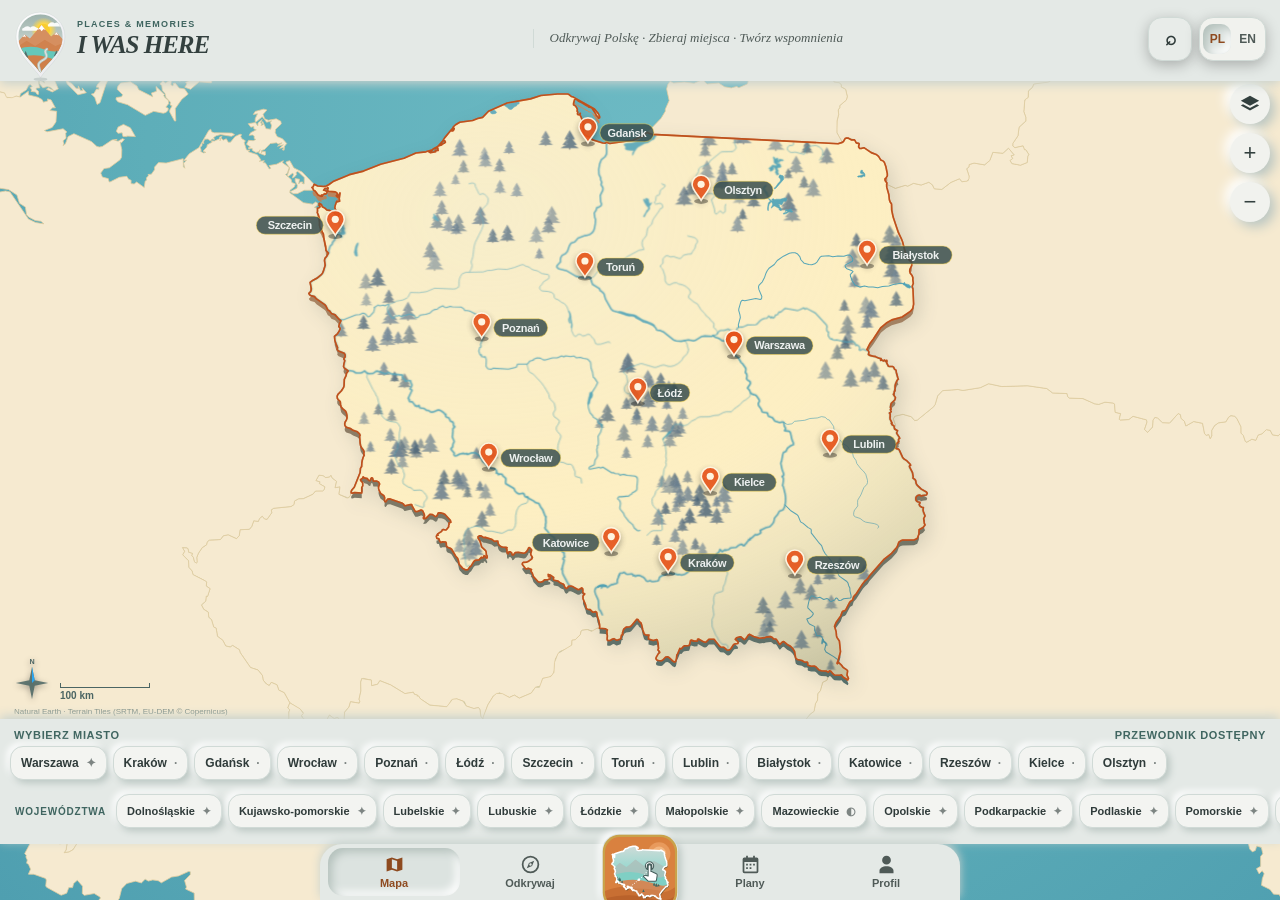
<file: atlas.html>
<!doctype html>
<html lang="pl">
<head>
<meta charset="utf-8">
<meta name="viewport" content="width=device-width, initial-scale=1, viewport-fit=cover">
<meta name="theme-color" content="#425957">
<meta name="apple-mobile-web-app-capable" content="yes">
<meta name="apple-mobile-web-app-status-bar-style" content="black-translucent">
<meta name="apple-mobile-web-app-title" content="I Was Here">
<meta name="author" content="Tomasz Kmiecik">
<meta name="description" content="I Was Here — Places & Memories: an interactive atlas of Poland with real relief, 16 provinces and 14 cities, trip plans and day plans.">
<link rel="icon" type="image/svg+xml" href="./icon.svg">
<link rel="apple-touch-icon" href="./icon-180.png">
<link rel="manifest" href="./manifest.webmanifest">
<link rel="stylesheet" href="./assets/atlas.css">
<link rel="stylesheet" href="./assets/atlas-light-v5.css">
<link rel="stylesheet" href="./assets/atlas-premium.css">
<link rel="stylesheet" href="./assets/place-extras.css">
<link rel="stylesheet" href="./assets/app-nav.css">
<link rel="stylesheet" href="./assets/explore-themes.css">
<link rel="stylesheet" href="./assets/theme-marbles.css">
<link rel="stylesheet" href="./assets/theme-sage.css">
<title>I Was Here — Poland Atlas</title>
</head>
<body data-style="atlas">
<main id="atlasApp">
  <div class="atlas-map">
    <svg id="polandSvg" viewBox="0 0 900 680" preserveAspectRatio="xMidYMid meet" xmlns="http://www.w3.org/2000/svg" role="img" aria-label="Interactive map of Poland with 14 cities and 16 provinces"></svg>
  </div>

  <header class="atlas-top">
    <a class="brand" id="atlasLogo" href="./atlas.html" aria-label="I Was Here — Show the whole Atlas map">
      <span class="brand-logo" aria-hidden="true"><img src="./assets/brand-pin-landscape.svg" alt="" width="33" height="45"></span>
      <span class="brand-name"><strong>I Was Here</strong><small id="atlasSubtitle">Places &amp; Memories</small></span>
    </a>

    <p class="tagline" id="atlasTagline">Explore Poland · Collect places · Create memories</p>
    <div class="atlas-actions">
      <button class="pill search-toggle" id="searchButton" type="button" aria-label="Search cities and provinces" aria-expanded="false">⌕</button>
      <button class="pill language lang-switch" id="langButton" type="button" aria-label="Language: English. Switch to Polish"><span data-lang="pl">PL</span><span data-lang="en" class="on">EN</span></button>
    </div>
  </header>
  <div class="searchbox" id="searchBox">
    <input type="search" id="searchInput" placeholder="Search cities, provinces, towns…" autocomplete="off" aria-label="Search">
    <button type="button" id="searchClose" aria-label="Close search">✕</button>
  </div>

  <div class="map-controls" role="group" aria-label="Map controls">
    <button class="round" id="layersButton" type="button" aria-label="Layers" aria-expanded="false" aria-controls="layersPanel"><svg viewBox="0 0 24 24" aria-hidden="true"><path d="M12 3 2 8.5 12 14l10-5.5L12 3Zm-7.6 9.3L2 13.6 12 19l10-5.4-2.4-1.3L12 16.4l-7.6-4.1Z"/></svg></button>
    <button class="round" id="zoomIn" aria-label="Zoom in" type="button">+</button>
    <button class="round" id="zoomOut" aria-label="Zoom out" type="button">−</button>
  </div>
  <section class="layers-panel" id="layersPanel" hidden aria-labelledby="layersTitle">
    <h2 id="layersTitle">Layers</h2>
    <label class="switch"><input type="checkbox" data-layer="borders" checked><span id="layerBorders">Province borders</span></label>
    <label class="switch"><input type="checkbox" data-layer="names" checked><span id="layerNames">Province names</span></label>
    <label class="switch"><input type="checkbox" data-layer="relief" checked><span id="layerRelief">Terrain relief</span></label>
    <label class="switch"><input type="checkbox" data-layer="towns" checked><span id="layerTowns">Towns and places</span></label>
    <label class="switch"><input type="checkbox" data-layer="landmarks" checked><span id="layerLandmarks">Landmark illustrations</span></label>
    <h3 id="styleTitle">Map style</h3>
    <div class="style-panel" role="group" aria-labelledby="styleTitle">
      <button id="styleAtlas" type="button" class="active">Atlas</button>
      <button id="styleLight" type="button">Light</button>
      <button id="styleNight" type="button">Night</button>
      <button id="styleTerrain" type="button">Terrain</button>
    </div>
  </section>

  <div class="map-legend" aria-hidden="true">
    <svg class="compass" viewBox="0 0 40 40"><path d="M20 2 23 17 38 20 23 23 20 38 17 23 2 20 17 17Z" fill="currentColor" opacity=".85"/><path d="M20 2 23 17 20 20Z" fill="#28A6F4"/><text x="20" y="-1" text-anchor="middle">N</text></svg>
    <div class="scale"><span class="scale-bar" id="scaleBar"></span><span class="scale-text" id="scaleText">100 km</span></div>
  </div>
  <div class="attribution" id="atlasFooter">Natural Earth · Terrain Tiles (SRTM, EU-DEM © Copernicus)</div>


  <section class="atlas-bottom" aria-label="Choose a city or province">
    <div class="browse-title"><span id="citiesTitle">Choose a city</span><span id="cityStatus">Guide available</span></div>
    <div class="city-strip" id="cityStrip" role="list"></div>
    <div class="city-strip region-strip" id="regionStrip" role="list" aria-label="Provinces"></div>
    <div class="city-card place-sheet" id="placeSheet" hidden>
      <button class="sheet-x" id="sheetClose" type="button" aria-label="Close">✕</button>
      <div class="sheet-head"><span class="sheet-thumb" id="sheetThumb" aria-hidden="true"></span>
        <div class="city-title"><strong id="cityName">Warsaw</strong><span class="status-badge" id="sheetBadge"></span><span id="cityDescription">184 sights • 18 districts • 36 places to eat</span></div></div>
      <div class="card-towns" id="cardTowns" hidden></div>
      <ul class="sheet-places" id="sheetPlaces" hidden></ul>
      <div class="sheet-actions">
        <button id="cityAction" class="city-action" type="button">Explore Warsaw</button>
        <button id="addTrip" class="act" type="button" aria-label="Add to a trip plan"><span aria-hidden="true">🧳</span><b id="addTripLabel">Trip plan</b></button>
        <button id="addDay" class="act" type="button" aria-label="Add to a day plan"><span aria-hidden="true">🗓️</span><b id="addDayLabel">Day plan</b></button>
        <button id="toggleVisited" class="act" type="button" aria-pressed="false" aria-label="I was here"><span aria-hidden="true">✓</span><b id="visitedLabel">I was here</b></button>
      </div>
      <a class="city-action wide auto-plan" id="cityPlanner" href="./planer.html" hidden><b id="cityPlannerLabel">✨ Zaplanuj za mnie — dzień po dniu</b><small id="cityPlannerSub"></small></a>
    </div>
  </section>

  <section class="tab-panel" id="tabPanel" hidden aria-live="polite"></section>
  <div class="toast" id="toast" role="status" aria-live="polite"></div>
  <dialog class="picker" id="planPicker" aria-labelledby="pickerTitle"></dialog>

  <nav class="tabbar app-nav" id="appNav" data-page="atlas" aria-label="Main"><a class="poland-fab" id="atlasFloat" href="./atlas.html" title="Show all of Poland" aria-label="Show the whole map of Poland"><img src="./assets/brand-mark-nav.svg" alt="" width="48" height="48"></a></nav>
</main>
<script src="./assets/brand-v5.js"></script>
<script src="./assets/poland-geography.js"></script>
<script src="./data/regiony-lite.js"></script>
<script src="./assets/atlas-illustrated.js"></script>
<script src="./assets/place-extras.js"></script>
<script src="./assets/user-data.js"></script>
<script src="./assets/app-nav.js"></script>
<script src="./assets/explore-themes.js"></script>
<script src="./assets/atlas-plans.js"></script>
<script src="./assets/atlas.js"></script>
</body>
</html>
</file>
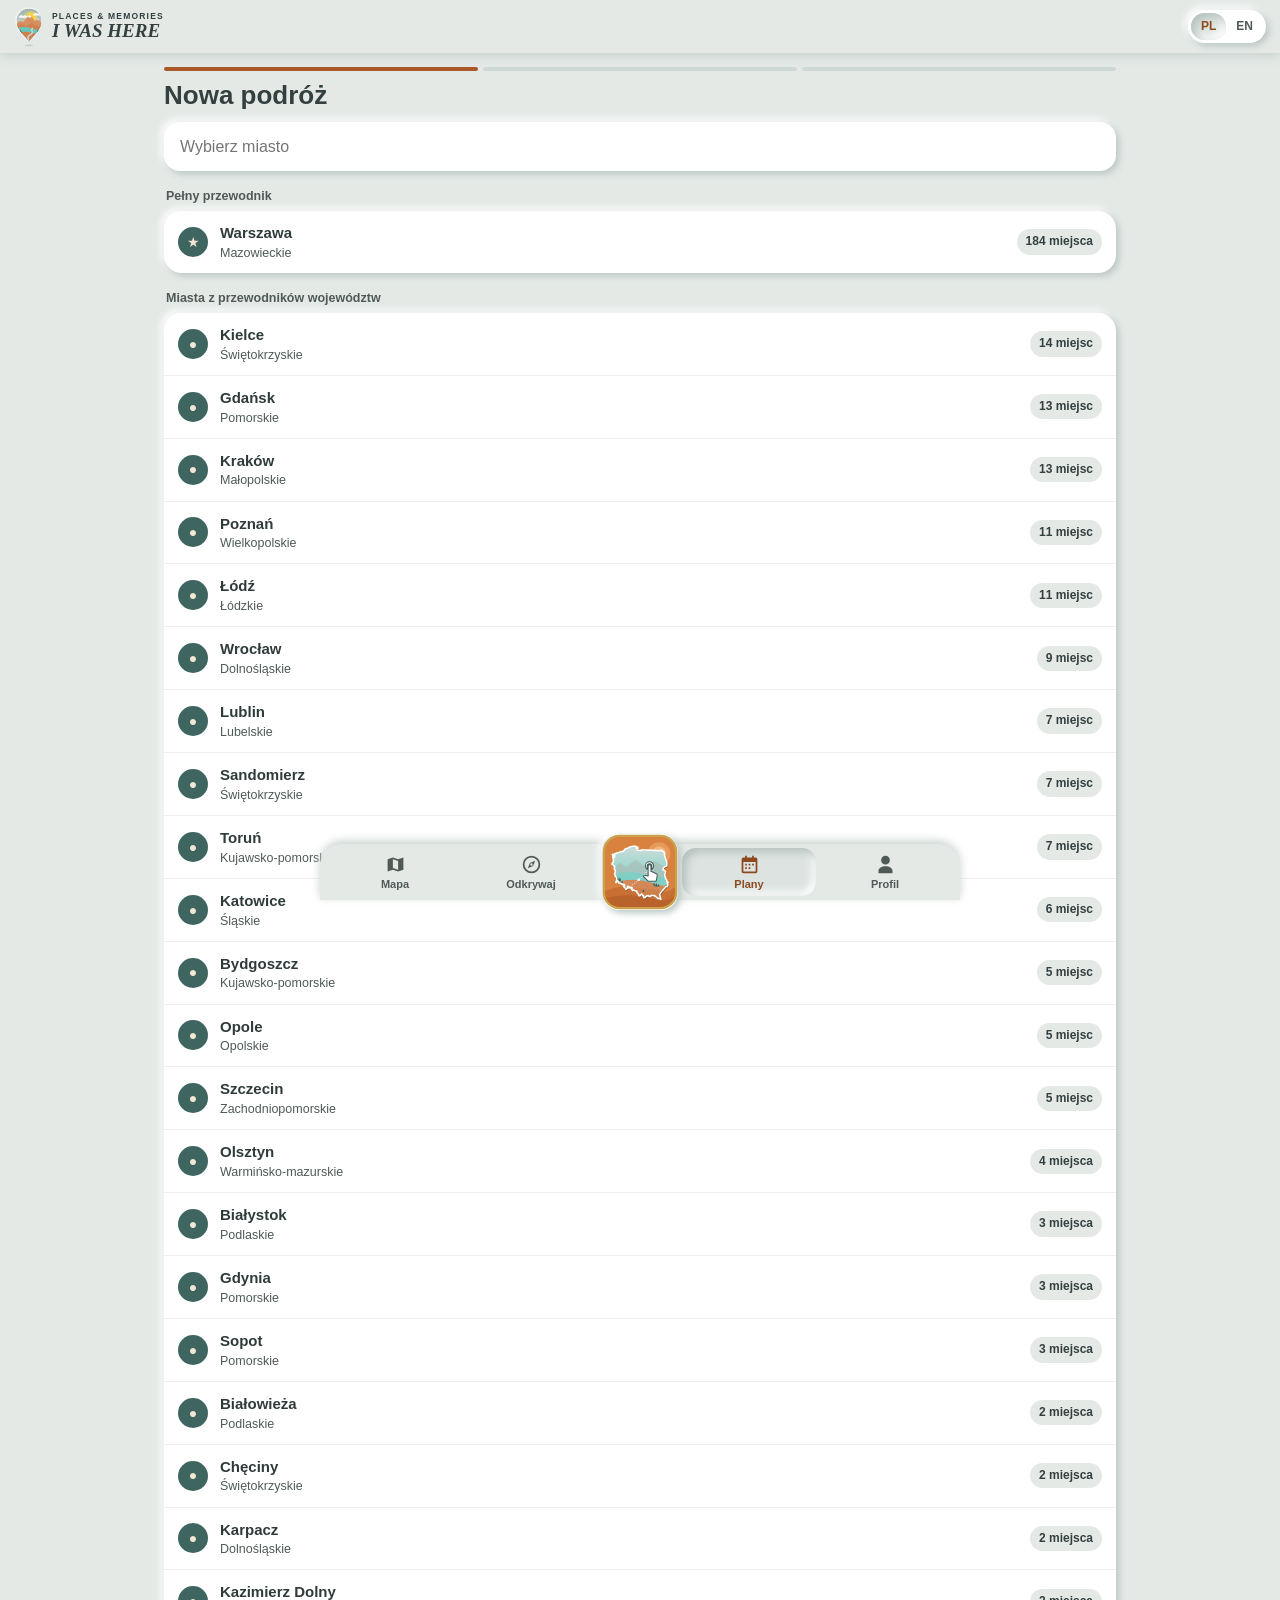
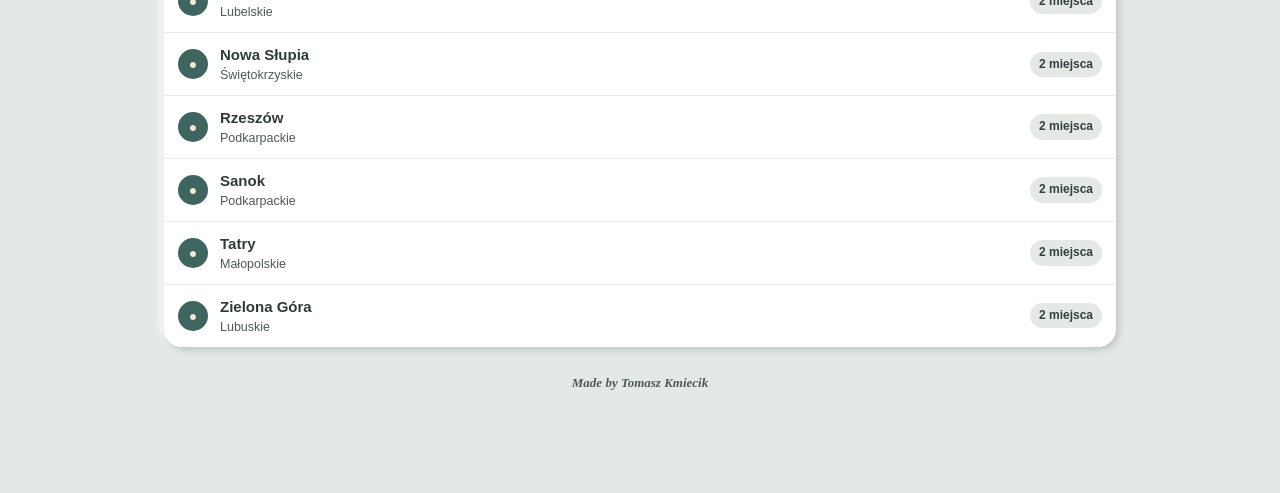
<file: planer.html>
<!doctype html>
<html lang="pl">
<head>
<meta charset="utf-8">
<meta name="viewport" content="width=device-width, initial-scale=1, viewport-fit=cover">
<meta name="theme-color" content="#E7EBE9">
<meta name="apple-mobile-web-app-capable" content="yes">
<meta name="apple-mobile-web-app-title" content="I Was Here">
<meta name="author" content="Tomasz Kmiecik">
<meta name="description" content="I Was Here — Places & Memories: planer podróży dzień po dniu — miasto, liczba dni, zainteresowania i gotowe trasy na mapie.">
<link rel="icon" type="image/svg+xml" href="./icon.svg">
<link rel="apple-touch-icon" href="./icon-180.png">
<link rel="manifest" href="./manifest.webmanifest">
<link rel="stylesheet" href="./assets/vendor/leaflet/leaflet.css">
<link rel="stylesheet" href="./assets/app-nav.css">
<link rel="stylesheet" href="./assets/planer.css">
<link rel="stylesheet" href="./assets/theme-marbles.css">
<link rel="stylesheet" href="./assets/theme-sage.css">
<title>I Was Here — Planer dzień po dniu</title>
</head>
<body class="pl-page">
<header class="pl-top">
  <a class="pl-brand" id="atlasLogo" href="./atlas.html"><img src="./assets/brand-pin-landscape.svg" alt="" width="30" height="41"><span><small>PLACES &amp; MEMORIES</small><b>I WAS HERE</b></span></a>
  <button class="pl-lang" id="plLang" type="button" data-i18n-skip><span data-v="pl">PL</span><span data-v="en">EN</span></button>
</header>

<main id="planner" class="pl-main" aria-live="polite"><p class="pl-loading">…</p></main>

<footer class="pl-foot" id="plFoot"></footer>

<nav class="app-nav" id="appNav" data-page="planner"><a class="poland-fab" id="atlasFloat" href="./atlas.html" title="Whole map of Poland" aria-label="Show the whole map of Poland"><img src="./assets/brand-mark-nav.svg" alt="" width="48" height="48"></a></nav>

<script src="./assets/vendor/leaflet/leaflet.js"></script>
<script src="./assets/app-nav.js"></script>
<script src="./assets/planer.js"></script>
</body>
</html>
</file>
<file: assets/atlas.css>
:root{--ink:#49615f;--cream:#e8ecea;--sea:#d5e8e7;--map:#b9c8c3;--country:#bdcbc7;--edge:#ce7d46;--paper:rgba(246,248,247,.94);--chip:#f5f7f6;--tone:#536d6c;--accent:#d28857;--glow:#f8e7a9}
*{box-sizing:border-box}
html,body{margin:0;width:100%;height:100%;overscroll-behavior:none;font-family:Inter,-apple-system,BlinkMacSystemFont,"Segoe UI",sans-serif;color:var(--ink);background:var(--cream)}
body[data-style=night]{--ink:#e9eef4;--cream:#0e1533;--sea:#142647;--map:#163d38;--country:#21534f;--edge:#80c3ba;--paper:rgba(18,29,57,.92);--chip:#1d315b;--tone:#b1cacb;--accent:#78c1ef;--glow:#87adcf}
body[data-style=terrain]{--ink:#2f3744;--cream:#e7ecf1;--sea:#c5e6e9;--map:#96b3cc;--country:#9cb9d2;--edge:#577d9f;--paper:rgba(239,244,250,.94);--chip:#eef6fe;--tone:#5e6b77;--accent:#569fcc;--glow:#ead68e}
button,input{font:inherit}button{cursor:pointer;-webkit-tap-highlight-color:transparent}button:focus-visible,a:focus-visible,input:focus-visible{outline:3px solid var(--accent);outline-offset:3px}
#atlasApp{position:relative;width:100%;height:100dvh;min-height:570px;isolation:isolate;overflow:hidden;background:radial-gradient(circle at 50% 27%,#e2e7e5 0%,var(--sea) 85%);color:var(--ink)}
body[data-style=night] #atlasApp{background:radial-gradient(circle at 50% 30%,#27405e 0%,#0a1332 100%)}
#atlasApp:after{content:"";pointer-events:none;position:absolute;inset:0;background:repeating-linear-gradient(110deg,rgba(255,255,255,.05) 0 1px,transparent 1px 28px);mix-blend-mode:soft-light;z-index:4}
.atlas-map{position:absolute;inset:0;display:grid;place-items:center;z-index:1}
#polandSvg{width:100%;height:100%;touch-action:none;cursor:grab}
#polandSvg:active{cursor:grabbing}
.water{fill:var(--sea)}
.country-shadow{fill:#536f6c;opacity:.14;filter:url(#blurShadow)}
.country-base{fill:var(--country);stroke:var(--edge);stroke-width:2.6;stroke-linejoin:round}
.country-border{fill:none;stroke:rgba(255,255,255,.52);stroke-width:1.1;stroke-linejoin:round}
.forest{fill:#d18451;opacity:.35}body[data-style=night] .forest{fill:#7aa5ca;opacity:.19}
.contour{fill:none;stroke:#d18451;stroke-width:1.2;opacity:.27}body[data-style=night] .contour{stroke:#adc1d2;opacity:.1}body[data-style=terrain] .contour{stroke:#3c576f;opacity:.54}
.river{fill:none;stroke:#d48d5d;stroke-width:6;stroke-linecap:round;opacity:.87;filter:drop-shadow(0 1px 0 white)}body[data-style=night] .river{stroke:#6495d8;filter:none}
.river-detail{fill:none;stroke:#e6ffff;stroke-width:1;opacity:.85}
.mountain{fill:none;stroke:#d38b5a;stroke-width:7;opacity:.24;stroke-linecap:round}body[data-style=terrain] .mountain{stroke:#4c6796;opacity:.38}
.lake{fill:#8dbcc0;opacity:.79}
.atlas-wash{fill:url(#landGradient);opacity:.3}
.map-label{fill:var(--tone);font-size:11px;letter-spacing:.24em;text-anchor:middle;font-weight:800;opacity:.78}
.map-regional{fill:var(--tone);font-size:12px;text-anchor:middle;opacity:.52;letter-spacing:.1em}
.city-dot{cursor:pointer;transform-box:view-box;transform-origin:0 0}
.city-ring{fill:#ffffff;stroke:var(--edge);stroke-width:2.2;opacity:.93}
.city-core{fill:#d18654;stroke:#ffffff;stroke-width:1.9}
.city-hit{fill:transparent}
.city-spotlight{fill:#ffe99a;opacity:0;filter:url(#cityGlow);transition:opacity .2s}
.city-dot.selected .city-spotlight,.city-dot:hover .city-spotlight{opacity:.65}
.city-dot.selected .city-ring{stroke:var(--accent);stroke-width:3.8}
.city-dot.selected .city-core{fill:var(--accent)}
.city-label{font-family:Inter,-apple-system,sans-serif;font-weight:800;fill:var(--ink);font-size:15px;paint-order:stroke;stroke:var(--country);stroke-width:5px;stroke-linejoin:round;pointer-events:none;opacity:.91}
.city-dot.upcoming .city-ring{opacity:.65}
.atlas-top{position:absolute;top:0;left:0;right:0;z-index:20;padding:calc(14px + env(safe-area-inset-top,0px)) 18px 16px;display:flex;justify-content:space-between;gap:10px;align-items:flex-start;pointer-events:none;background:linear-gradient(to bottom,var(--paper),transparent 97%)}
.atlas-top>*{pointer-events:auto}
.brand{display:flex;align-items:center;gap:10px;color:inherit;text-decoration:none}
.brand-logo{background:#49615f;border-radius:15px;display:grid;place-items:center;width:47px;height:47px;font-size:25px;box-shadow:0 9px 20px #1238}
.brand-name strong{display:block;font-family:Georgia,serif;font-weight:500;font-size:24px;line-height:1.1;letter-spacing:-.04em}
.brand-name small{display:block;font-size:9px;letter-spacing:.17em;text-transform:uppercase;font-weight:800;color:var(--tone);margin-top:5px}
.atlas-actions{display:flex;align-items:center;gap:7px}
.pill{border:1px solid color-mix(in srgb,var(--edge),transparent 60%);border-radius:14px;background:var(--paper);color:var(--ink);font-size:12px;font-weight:850;min-height:41px;padding:0 12px;box-shadow:0 2px 10px #1222;white-space:nowrap}
.pill[aria-pressed=true]{background:var(--ink);color:var(--paper)}
.language{min-width:54px}
.atlas-hero{position:absolute;z-index:6;top:calc(115px + env(safe-area-inset-top,0px));left:22px;pointer-events:none}
.eyebrow{font-size:10px;letter-spacing:.2em;font-weight:900;color:var(--accent);text-transform:uppercase}
.atlas-hero h1{font-family:Georgia,serif;font-size:clamp(33px,6vw,61px);font-weight:400;letter-spacing:-.06em;line-height:1.02;margin:8px 0}
.atlas-hero p{font-size:13px;line-height:1.5;color:var(--tone);max-width:290px;margin:10px 0}
.style-panel{position:absolute;z-index:20;right:16px;top:calc(91px + env(safe-area-inset-top,0px));padding:6px;display:flex;gap:5px;border-radius:18px;background:var(--paper);border:1px solid color-mix(in srgb,var(--edge),transparent 68%);box-shadow:0 4px 20px #1323}
.style-panel button{padding:9px 11px;background:transparent;color:var(--tone);border:0;font-size:12px;font-weight:800;border-radius:12px}
.style-panel button.active{background:var(--ink);color:var(--paper)}
.map-controls{position:absolute;right:15px;bottom:calc(242px + env(safe-area-inset-bottom,0px));z-index:12;display:flex;flex-direction:column;gap:7px}
.round{width:40px;height:40px;display:grid;place-items:center;background:var(--paper);border:1px solid color-mix(in srgb,var(--edge),transparent 65%);color:var(--ink);border-radius:13px;font-size:20px;box-shadow:0 5px 14px #1232}
.atlas-bottom{position:absolute;left:0;right:0;bottom:0;z-index:16;background:linear-gradient(to bottom,transparent,var(--paper) 15%);padding:30px 16px calc(17px + env(safe-area-inset-bottom,0px))}
.atlas-bottom .browse-title{display:flex;align-items:center;justify-content:space-between;gap:10px;padding:0 5px 12px;font-size:12px;letter-spacing:.06em;color:var(--tone);font-weight:900;text-transform:uppercase}
.city-strip{display:flex;gap:8px;overflow-x:auto;scrollbar-width:none;padding:0 1px 13px}.city-strip::-webkit-scrollbar{display:none}
.city-chip{border-radius:13px;padding:10px 13px;background:var(--chip);color:var(--ink);border:1px solid color-mix(in srgb,var(--edge),transparent 65%);white-space:nowrap;display:flex;gap:7px;align-items:center;font-size:12px;font-weight:800}
.city-chip.active{background:var(--ink);color:var(--paper);border-color:var(--ink)}
.city-chip .city-state{font-weight:700;opacity:.6}
.city-card{border-radius:21px;padding:15px 17px;background:var(--paper);border:1px solid color-mix(in srgb,var(--edge),transparent 58%);display:flex;align-items:center;justify-content:space-between;gap:10px;box-shadow:0 8px 24px #1b405520}
.city-title strong{display:block;font-family:Georgia,serif;font-size:22px;font-weight:500;letter-spacing:-.035em}
.city-title span{display:block;color:var(--tone);font-size:11px;line-height:1.45;margin-top:5px}
.city-action{background:var(--ink);color:var(--paper);border:0;border-radius:13px;min-height:45px;padding:10px 13px;font-size:12px;font-weight:850;white-space:nowrap}
.city-action:disabled{opacity:.5;cursor:not-allowed}
.attribution{position:absolute;left:16px;bottom:calc(236px + env(safe-area-inset-bottom,0px));z-index:6;font-size:10px;color:var(--tone);opacity:.8}
.search-toggle{font-size:19px}
.searchbox{position:absolute;z-index:22;left:18px;right:18px;top:calc(77px + env(safe-area-inset-top,0px));background:var(--paper);border-radius:14px;padding:9px;box-shadow:0 12px 24px #1224;display:none}
.searchbox.open{display:flex}
.searchbox input{flex:1;min-width:0;min-height:39px;border:0;background:transparent;color:var(--ink);outline:none;padding:5px 10px}
.searchbox button{border:0;background:var(--ink);color:var(--paper);border-radius:10px;padding:7px 12px}
@media(max-width:650px){.atlas-hero{top:calc(98px + env(safe-area-inset-top,0px));left:17px}.atlas-hero h1{font-size:35px}.atlas-hero p{max-width:195px;font-size:11px}.atlas-top{padding-inline:14px}.brand-name strong{font-size:19px}.brand-logo{width:41px;height:41px}.brand-name small{font-size:8px}.style-panel{top:calc(206px + env(safe-area-inset-top,0px));right:10px}.style-panel button{font-size:11px;padding:8px}.city-card{padding:13px}.city-title strong{font-size:20px}.city-title span{font-size:10px}.city-action{padding:9px 10px}.atlas-bottom{padding-inline:11px}.map-controls{right:12px;bottom:calc(252px + env(safe-area-inset-bottom,0px))}.attribution{bottom:calc(247px + env(safe-area-inset-bottom,0px))}}
@media(max-height:680px){.atlas-hero p{display:none}.atlas-hero h1{font-size:29px}.style-panel{top:calc(165px + env(safe-area-inset-top,0px))}.map-controls{bottom:calc(202px + env(safe-area-inset-bottom,0px))}.attribution{bottom:calc(205px + env(safe-area-inset-bottom,0px))}.atlas-bottom{padding-top:18px}.city-chip{padding:7px 11px}.city-strip{padding-bottom:8px}.city-card{padding:10px 14px}}
@media(prefers-reduced-motion:reduce){*{scroll-behavior:auto!important;transition:none!important;animation:none!important}}

.city-chip[hidden]{display:none!important}
</file>
<file: assets/atlas-light-v5.css>
/* I Was Here — Illustrated Light Atlas 5.0 (the selected concept 1). */
:root{--cream:#ebefed;--sea:#ced8d5;--country:#cad6d2;--edge:#CB743A;--paper:rgba(241,244,243,.95);--chip:#f5f7f6;--tone:#ce7c45;--accent:#d0824f;--ink:#25453d}
body[data-style=light]{--cream:#e4effd;--sea:#c1dcf6;--country:#bbd1e7;--edge:#476783;--paper:rgba(240,246,254,.95);--chip:rgba(247,251,255,.97);--tone:#606f7c;--accent:#4294c7;--ink:#23413a}
body[data-style=terrain]{--country:#a9ded7;--edge:#46627b;--paper:rgba(230,240,251,.97);--chip:#eaf2fa}
#atlasApp{background:radial-gradient(ellipse at 48% 39%,#e8ecea 4%,#d7f0eb 56%,#dca37d 112%)}
body[data-style=night] #atlasApp{background:radial-gradient(ellipse at 55% 42%,#2a476f 0%,#131a3a 88%)}
#atlasApp:before{content:"";position:absolute;pointer-events:none;inset:0;opacity:.3;z-index:0;background-image:repeating-linear-gradient(23deg,rgba(255,255,255,.1) 0px,rgba(255,255,255,.1) 1px,transparent 1px,transparent 28px),repeating-linear-gradient(113deg,rgba(90,116,114,.025) 0,rgba(90,116,114,.025) 2px,transparent 2px,transparent 17px)}
#atlasApp:after{opacity:.14}
#polandSvg{overflow:visible}
.country-shadow{fill:#526b69;opacity:.22;filter:url(#blurShadow)}
.country-base{fill:#d8dfdb;stroke:#597472;stroke-width:2.7}
.country-border{stroke:#cb753c;stroke-width:3;opacity:.95;filter:drop-shadow(0 1px .4px #eef1ef)}
body[data-style=night] .country-border{stroke:#f4df92;filter:none}
.country-base,.country-border{stroke-linecap:round;stroke-linejoin:round}
.atlas-province{stroke:#eef1ef;stroke-width:2.3;stroke-linejoin:round;stroke-linecap:round;opacity:.89}
body[data-style=night] .atlas-province{filter:brightness(.43) saturate(1.18)}
body[data-style=terrain] .atlas-province{filter:saturate(1.3) brightness(.94)}
.atlas-farmland{mix-blend-mode:multiply}
body[data-style=night] .atlas-farmland{opacity:.15;mix-blend-mode:screen}
.atlas-forest{filter:drop-shadow(0 2px 1px #23324932)}
.atlas-hills{filter:drop-shadow(0 3px 1px #3e5c5544)}
body[data-style=night] .atlas-forest{filter:brightness(.6)}
body[data-style=night] .atlas-hills{filter:brightness(.75)}
.atlas-geo-river{fill:none;stroke-linecap:round;stroke-linejoin:round;filter:drop-shadow(0 1px 0 #f3f5f4);opacity:.97}
.atlas-geo-lake{fill:#a9bbb5;stroke:#c7e7df;stroke-width:1;opacity:.94}
body[data-style=night] .atlas-geo-river{filter:none;opacity:.6}
.map-regional{opacity:.29;fill:#CC773E;font-weight:900;letter-spacing:.17em}
body[data-style=night] .map-regional{fill:#b1bfcb;opacity:.33}
.city-landmark{pointer-events:none;opacity:.97;filter:drop-shadow(0 3px 1px #4f64763a)}
body[data-style=night] .city-landmark{filter:brightness(.92) drop-shadow(0 3px 5px #f2d15955)}
.city-label{fill:#485f5d;paint-order:stroke;stroke:#f2f4f3;stroke-width:6.5px;font-size:19px;font-family:Georgia,Palatino,serif;font-weight:800;letter-spacing:-.025em}
body[data-style=night] .city-label{stroke:#172941;stroke-width:5px;fill:#c7dbf6}
.city-ring{stroke:#cb763d;stroke-width:2.9;fill:#f5f7f6;opacity:1}
.city-core{fill:#d28958;stroke:#eff2f1;stroke-width:1.4}
.city-dot.selected .city-ring{stroke:#d28755;stroke-width:4;fill:#d8dfdb}
.city-spotlight{fill:#e9cd6a;filter:url(#cityGlow)}
.city-hit{cursor:pointer}
.atlas-top{background:linear-gradient(180deg,rgba(238,241,240,.97),rgba(238,241,240,.83) 65%,transparent);padding-top:calc(9px + env(safe-area-inset-top,0px))}
body[data-style=night] .atlas-top{background:linear-gradient(180deg,rgba(12,20,50,.92),transparent)}
.brand-logo{background:none!important;box-shadow:none!important;width:53px;height:57px;border-radius:0}
.brand-logo img{display:block;height:100%;width:100%;object-fit:contain}
.brand-name strong{font-family:Georgia,Palatino,serif;font-size:29px;font-weight:750;font-style:italic;letter-spacing:-.06em}
.brand-name small{font-family:Arial,sans-serif;letter-spacing:.20em;font-weight:800;font-size:9px}
.atlas-hero{top:calc(119px + env(safe-area-inset-top,0px))}
.atlas-hero h1{font-family:Georgia,Palatino,serif;color:#4b6260;font-weight:500;letter-spacing:-.05em;text-shadow:0 2px 14px #f2f4f3}
body[data-style=night] .atlas-hero h1{color:#e9f0f6;text-shadow:none}
.atlas-hero .eyebrow{letter-spacing:.18em;color:#925227}
.atlas-hero p{color:#925127}
.atlas-bottom{background:linear-gradient(to bottom,transparent,rgba(243,245,244,.94) 18%,rgba(243,245,244,.98));box-shadow:0 -13px 45px #869eb320}
body[data-style=night] .atlas-bottom{background:linear-gradient(to bottom,transparent,rgba(14,22,55,.94) 18%,rgba(14,22,55,.97))}
.city-card{background:rgba(240,243,241,.98);border:1px solid #b9c8c3;box-shadow:0 8px 25px #3e576d22}
body[data-style=night] .city-card{background:var(--paper)}
.city-chip{background:rgba(247,249,248,.94);border-color:#c0cdc9}
.city-chip.active{background:#4a615f;color:#f3f5f4;border-color:#4a615f}
.city-action{background:#4C6563;color:#eef1ef;box-shadow:0 4px 14px #24395935}
.city-action:hover:not(:disabled){background:#577371}
.atlas-bottom .browse-title{color:#905027}
.pill{background:rgba(244,246,245,.94);border-color:#c5d1cd}
.style-panel{background:rgba(243,245,244,.97);border-color:#bfcdc8}
.style-panel button.active{background:#4f6765;color:#f0f3f2}
.attribution{border-radius:10px;padding:5px 7px;background:rgba(242,244,243,.72)}
body[data-style=night] .attribution{background:rgba(20,33,66,.68)}
@media(max-width:650px){
 .brand-logo{width:40px;height:45px}
 .brand-name strong{font-size:21px}
 .brand-name small{font-size:7px;letter-spacing:.14em}
 .atlas-hero{top:calc(104px + env(safe-area-inset-top,0px))}
 .atlas-hero h1{font-size:34px}
 .atlas-hero p{max-width:180px}
 .map-regional{font-size:11px;opacity:.19}
 .city-label{font-size:21px;stroke-width:6px}
 .style-panel{top:calc(195px + env(safe-area-inset-top,0px));right:9px}
}
@media(max-height:680px){
 .atlas-hero{top:calc(92px + env(safe-area-inset-top,0px))}
 .atlas-hero h1{font-size:27px}
 .style-panel{top:calc(142px + env(safe-area-inset-top,0px))}
}

/* I Was Here 5.1 — przełącznik PL | EN z wyróżnionym aktywnym językiem */
.pill.lang-switch{display:inline-flex;align-items:center;gap:2px;padding:3px}
.pill.lang-switch span{min-width:28px;padding:9px 6px;border-radius:10px;line-height:1;text-align:center;opacity:.6}
.pill.lang-switch span.on{background:var(--ink,#485E5C);color:var(--paper,#f4f6f5);opacity:1}

/* I Was Here 6.0 — województwa: pasek pod miastami, obrys regionu, pinezki miejscowości */
.region-strip{padding-top:0;align-items:center}
.region-strip .strip-label{flex:none;font-size:10px;font-weight:900;letter-spacing:.08em;text-transform:uppercase;color:#905027;padding:0 4px 0 5px}
.region-chip{padding:8px 11px;font-size:11px}
.city-card{flex-wrap:wrap}
.card-towns{flex:1 0 100%;display:flex;gap:6px;overflow-x:auto;scrollbar-width:none;margin:2px -3px -3px;padding:2px 3px 3px}
.card-towns::-webkit-scrollbar{display:none}
.card-towns[hidden]{display:none}
.town-chip{flex:none;border:1px solid #c0cdc9;background:#f6f8f7;color:#4a615f;border-radius:11px;padding:7px 10px;font:inherit;font-size:11px;font-weight:800;white-space:nowrap;cursor:pointer}
.town-chip small{opacity:.6;font-weight:800}
.town-chip.active{background:#4a615f;color:#f3f5f4;border-color:#4a615f}
.town-chip.city{border-style:dashed}
.region-hit{fill:transparent;stroke:none;pointer-events:all;cursor:pointer;transition:fill .2s}
@media(hover:hover){.region-hit:hover{fill:rgba(74,97,95,.07)}}
.region-hit.active{fill:transparent}
.region-dim{fill:rgba(238,241,240,.76);pointer-events:none}
body[data-focus=region] .attribution{opacity:0}
.region-glow{fill:none;stroke:#e5eae8;stroke-width:7;stroke-linejoin:round;opacity:.9;vector-effect:non-scaling-stroke;pointer-events:none}
.region-outline{fill:rgba(74,97,95,.05);stroke:#4a615f;stroke-width:2.6;stroke-linejoin:round;vector-effect:non-scaling-stroke;pointer-events:none}
#regions,#cities .city-label{transition:opacity .25s}
body[data-focus=region] #regions{opacity:0}
body[data-focus=region] .atlas-hero{opacity:0;pointer-events:none}
.atlas-hero,.style-panel{transition:opacity .25s}
.town-pin{cursor:pointer;outline:none}
.town-hit{fill:transparent}
.town-ring{fill:#c8553a;stroke:#f3f5f4;stroke-width:2.2;filter:drop-shadow(0 2px 2px #23324855)}
.town-pin.selected .town-ring{fill:#4a615f;stroke:#ffeca8;stroke-width:2.8}
.town-pin:focus-visible .town-ring{stroke:#cf804c;stroke-width:3}
.town-count{fill:#ffffff;font:900 9.5px/1 system-ui,-apple-system,sans-serif;pointer-events:none}
.town-label{fill:#445857;font:800 12.5px/1 Georgia,serif;paint-order:stroke;stroke:#eff2f1;stroke-width:3.4px;stroke-linejoin:round;pointer-events:none}
body[data-style=night] .region-dim{fill:rgba(10,18,43,.62)}
body[data-style=night] .region-outline{stroke:#cbdcee;fill:rgba(203,220,238,.05)}
body[data-style=night] .region-glow{stroke:#102141}
body[data-style=night] .town-label{fill:#e9f0f6;stroke:#102141}
body[data-style=night] .town-chip{background:var(--paper);color:var(--ink);border-color:#37466b}
body[data-style=night] .region-strip .strip-label{color:#a8b7c5}
/* Kontrolki mapy i atrybucja zawsze tuż nad dolnym panelem (--bottom-h ustawia atlas.js). */
.map-controls{bottom:calc(var(--bottom-h,240px) + 10px)}
.attribution{bottom:calc(var(--bottom-h,240px) + 8px)}
.city-card{padding:12px 14px;gap:9px 10px}
.city-card .city-title{flex:1 1 118px;min-width:0}
/* Niski ekran (iPhone SE/mini): w widoku województwa więcej miejsca na mapę — pasek 13 miast wraca po ⌖. */
@media(max-height:740px){body[data-focus=region] #cityStrip{display:none}.city-card .city-action{padding-inline:14px}}
.city-card #cityDescription{display:-webkit-box;-webkit-line-clamp:2;-webkit-box-orient:vertical;overflow:hidden}
.city-card .city-action{flex:none}
.atlas-bottom .browse-title{padding-bottom:9px}
.city-strip{padding-bottom:9px}
body[data-focus=region] .style-panel{opacity:0;pointer-events:none}
body[data-focus=region] .city-spotlight{display:none}
.city-dot.outside{opacity:.45}
.city-dot.outside .city-label{display:none}
@media(prefers-reduced-motion:reduce){.region-hit,#regions,.atlas-hero{transition:none}}
</file>
<file: assets/atlas-premium.css>
/* I Was Here 7.0 — Atlas premium: granat Bałtyku, oliwkowy ląd z prawdziwym reliefem, bursztynowe pinezki.
 * Zmienne interfejsu (--ui-*) są wspólne dla nagłówka, kart, planów i dolnej nawigacji, więc wszystkie ekrany
 * mają spójną kolorystykę. Style: atlas (domyślny), light (dawny jasny atlas), night, terrain. */
body{--navy:#425957;--navy-2:#3B504E;--olive:#CC7840;--olive-2:#D28856;--water:#CF804B;--sand:#ECE0B5;--amber:#D38958;--amber-2:#FFD84A;--cream:#EEF1F0;
 --ui-bg:rgba(59,80,78,.92);--ui-panel:#455E5B;--ui-fg:#EEF1F0;--ui-sub:#c0cdc9;--ui-line:rgba(236,224,181,.22);--ui-chip:rgba(238,241,240,.07);--ui-accent:#D38958;--ui-accent-fg:#344644;
 --tabbar-h:calc(56px + env(safe-area-inset-bottom,0px))}
body[data-style=light]{--ui-bg:rgba(240,246,254,.96);--ui-panel:#f4f8fe;--ui-fg:#23413a;--ui-sub:#5d6a75;--ui-line:#c3cfdb;--ui-chip:#f6faff;--ui-accent:#2498e0;--ui-accent-fg:#ffffff;--water:#5c8fd5}
body[data-style=night]{--ui-bg:rgba(4,13,31,.94);--ui-panel:#091a38;--ui-sub:#a8b9b9}
body[data-style=terrain]{--ui-panel:#16352f;--ui-bg:rgba(10,33,28,.93)}
html,body{background:var(--navy-2)}
body[data-style=light]{background:#e4effd}
#atlasApp{color:var(--ui-fg)}
body:not([data-style=light]) #atlasApp{background:radial-gradient(ellipse at 52% 18%,#536F6D 0%,#486260 34%,var(--navy) 62%,var(--navy-2) 100%)}
body:not([data-style=light]) #atlasApp:after{display:none}
body[data-style=terrain] #atlasApp{background:radial-gradient(ellipse at 50% 20%,#214b78,#0c2847 60%,#061b36)}

/* ---------- mapa: sąsiedzi, płyta kraju, relief, dekoracje */
.neighbour{fill:#48615f;stroke:rgba(236,224,181,.10);stroke-width:.8;vector-effect:non-scaling-stroke}
body[data-style=light] .neighbour{fill:#e4e8ed;stroke:#cad1d8}
body[data-style=terrain] .neighbour{fill:#153d58}
.country-slab{fill:url(#slabEdge);opacity:0}
body:not([data-style=light]) .country-slab{opacity:.95}
body:not([data-style=light]) .country-shadow{fill:#2f403f;opacity:.55}
body:not([data-style=light]) .country-base{fill:var(--olive);stroke:none}
.relief{opacity:1;image-rendering:auto}
body[data-style=light] .relief,body.no-relief .relief{display:none}
body[data-style=night] .relief{opacity:.48}
body[data-style=night] .country-base{fill:#1d293a}
body:not([data-style=light]) .atlas-province,body:not([data-style=light]) .atlas-farmland,body:not([data-style=light]) .atlas-hills,body:not([data-style=light]) .map-dots,body:not([data-style=light]) .atlas-wash{display:none}
.soft-light{pointer-events:none}
body[data-style=light] .soft-light{display:none}
body:not([data-style=light]) .atlas-forest{opacity:.92;filter:saturate(.9) brightness(.86)}
body[data-style=terrain] .atlas-forest,body[data-style=terrain] .city-landmark{display:none}
body:not([data-style=light]) .atlas-geo-river{stroke:var(--water);opacity:.95;filter:none}
.atlas-geo-river{vector-effect:non-scaling-stroke;stroke-linecap:round;stroke-linejoin:round;fill:none}
.atlas-geo-river.rank-3{stroke-width:calc(2.3px * var(--river-k,1))}
.atlas-geo-river.rank-2{stroke-width:calc(1.5px * var(--river-k,1))}
.atlas-geo-river.rank-1{stroke-width:calc(.9px * var(--river-k,1));opacity:.8}
.atlas-geo-lake{fill:#d58e5f;stroke:#cd7941;stroke-width:.5;vector-effect:non-scaling-stroke}
body:not([data-style=light]) .atlas-geo-lake{fill:var(--water);stroke:#ca7237}
body:not([data-style=light]) .country-border{stroke:var(--sand);stroke-width:1.2;opacity:.85;vector-effect:non-scaling-stroke}
.country-rim{fill:none;stroke:var(--amber-2);stroke-width:1.6;opacity:0;vector-effect:non-scaling-stroke;stroke-linejoin:round}
body:not([data-style=light]) .country-rim{opacity:.45}

/* ---------- granice i nazwy województw (zależne od powiększenia: --prov-w, --prov-o, --names-o) */
.prov-line,.prov-halo{fill:none;stroke-linejoin:round;vector-effect:non-scaling-stroke;pointer-events:none}
.prov-line{stroke:var(--sand);stroke-width:var(--prov-w,.8px);opacity:var(--prov-o,.55)}
.prov-halo{stroke:#3a4d4b;stroke-width:calc(var(--prov-w,.8px) + 1.8px);opacity:calc(var(--prov-o,.55) * .42)}
body[data-style=light] .prov-line{stroke:#f1f7fe}
body[data-style=light] .prov-halo{stroke:#607a91}
body.no-borders #provinceLines{display:none}
.region-name{pointer-events:none;opacity:var(--names-o,0);transition:opacity .2s}
.region-name text{font:italic 700 11px/1 Georgia,"Times New Roman",serif;letter-spacing:.14em;text-transform:uppercase;fill:var(--cream);paint-order:stroke;stroke:rgba(56,74,73,.78);stroke-width:3px;stroke-linejoin:round}
body[data-style=light] .region-name text{fill:#364253;stroke:rgba(237,244,254,.9)}
body[data-focus=region] .region-name{opacity:.35}
body[data-focus=region] .region-name.active{opacity:0}
body.no-names #regions{display:none}
body[data-focus=region] #regions{opacity:1}
.region-hit{fill:transparent}
@media(hover:hover){.region-hit:hover{fill:rgba(216,223,219,.08)}}
body:not([data-style=light]) .region-dim{fill:rgba(59,80,78,.5)}
body:not([data-style=light]) .region-glow{stroke:rgba(255,216,74,.35);stroke-width:8}
body:not([data-style=light]) .region-outline{stroke:var(--amber-2);fill:rgba(255,216,74,.07);stroke-width:2.4}

/* ---------- pinezki miast: stały rozmiar na ekranie, status odwiedzin */
.city-dot{cursor:pointer;outline:none}
.city-dot .pin{fill:var(--pin,var(--amber));stroke:var(--pin-edge,var(--cream));stroke-width:1.6;filter:drop-shadow(0 3px 3px rgba(0,0,0,.35))}
.city-dot .pin-dot{fill:var(--pin-dot,var(--cream))}
.city-dot .pin-shadow{fill:rgba(0,0,0,.35)}
.city-dot .pin-mark{font:900 8px/1 system-ui,-apple-system,sans-serif;fill:#415654;pointer-events:none}
.city-dot.st-visited .pin{fill:#3fa396}
.city-dot.st-visited .pin-dot{fill:#eff2f0}
.city-dot.st-planned .pin{fill:var(--amber-2)}
.city-dot.st-planned .pin-mark{fill:#48615f}
.city-dot.selected .pin{fill:var(--amber-2);stroke:#ffffff;stroke-width:2.4;filter:drop-shadow(0 0 7px rgba(255,216,74,.95))}
.city-dot:focus-visible .pin{stroke:#d79367;stroke-width:3}
.city-dot .city-ring,.city-dot .city-core,.city-dot .city-spotlight{display:none}
.city-label-pill rect{fill:rgba(59,80,78,.86);stroke:rgba(255,216,74,.45);stroke-width:1}
.city-label-pill .city-label{font:700 11px/1 Inter,-apple-system,"Segoe UI",sans-serif;fill:var(--cream);stroke:none;paint-order:normal;opacity:1}
body[data-style=light] .city-label-pill rect{fill:rgba(246,249,254,.95);stroke:#acc0d1}
body[data-style=light] .city-label-pill .city-label{fill:#23413a}
.city-dot.upcoming .pin{opacity:.92}
.city-dot.outside{opacity:.5}
.city-dot.outside .city-label-pill{display:none}
.city-landmark{filter:drop-shadow(0 4px 4px rgba(0,0,0,.28));pointer-events:none;opacity:var(--lm-o,1)}
body.no-landmarks .city-landmark{display:none}
#towns{opacity:var(--towns-o,0);transition:opacity .2s}
body.no-towns #towns{display:none}
body:not([data-style=light]) .town-ring{fill:#c8553a;stroke:var(--cream)}
body:not([data-style=light]) .town-label{fill:var(--cream);stroke:rgba(59,80,78,.85)}
body:not([data-style=light]) .town-pin.selected .town-ring{fill:var(--amber-2);stroke:#ffffff}

/* ---------- nagłówek */
.atlas-top{align-items:center;padding:calc(10px + env(safe-area-inset-top,0px)) 14px 14px}
body:not([data-style=light]) .atlas-top{background:linear-gradient(180deg,rgba(59,80,78,.95),rgba(59,80,78,.55) 70%,transparent)}
body:not([data-style=light]) .brand-name strong{color:var(--cream);font-family:Inter,-apple-system,sans-serif;font-weight:800;letter-spacing:-.03em}
body:not([data-style=light]) .brand-name small{color:var(--sand)}
.tagline{display:none;margin:0 auto 0 18px;padding-left:16px;border-left:1px solid var(--ui-line);font:italic 13px/1.4 Georgia,serif;color:var(--ui-sub);pointer-events:none}
@media(min-width:820px){.tagline{display:block}}
.atlas-top .pill{background:var(--ui-bg);color:var(--ui-fg);border:1px solid var(--ui-line);box-shadow:0 4px 14px rgba(0,0,0,.25);min-height:44px;min-width:44px}
.atlas-top .lang-switch span.on,.pill.lang-switch span.on{background:var(--ui-accent);color:var(--ui-accent-fg);opacity:1}
.searchbox{background:var(--ui-panel);border:1px solid var(--ui-line);top:calc(70px + env(safe-area-inset-top,0px))}
.searchbox input{color:var(--ui-fg)}
.searchbox button{background:var(--ui-accent);color:var(--ui-accent-fg)}
.atlas-hero{display:none}

/* ---------- sterowanie mapą, warstwy, legenda */
.map-controls{top:calc(64px + env(safe-area-inset-top,0px));bottom:auto!important;right:12px;gap:7px;flex-direction:row!important}
.map-controls .round,.round{width:42px;height:42px;background:var(--ui-bg);color:var(--ui-fg);border:1px solid var(--ui-line);border-radius:50%;font-size:22px;box-shadow:0 5px 16px rgba(0,0,0,.3)}
.map-controls .round svg{width:22px;height:22px;fill:currentColor}
#layersButton[aria-expanded=true]{background:var(--ui-accent);color:var(--ui-accent-fg)}
.layers-panel{position:absolute;z-index:30;right:12px;top:calc(114px + env(safe-area-inset-top,0px));width:min(270px,calc(100vw - 84px));padding:14px 14px 12px;border-radius:18px;background:var(--ui-panel);color:var(--ui-fg);border:1px solid var(--ui-line);box-shadow:0 18px 40px rgba(0,0,0,.4)}
.layers-panel[hidden]{display:none}
.layers-panel h2{font-size:15px;margin:0 0 8px}
.layers-panel h3{font-size:11px;letter-spacing:.1em;text-transform:uppercase;color:var(--ui-sub);margin:12px 0 7px}
.switch{display:flex;align-items:center;gap:10px;min-height:38px;font-size:13px;cursor:pointer}
.switch input{width:20px;height:20px;accent-color:var(--amber)}
.layers-panel .style-panel{position:static;display:grid;grid-template-columns:repeat(2,1fr);gap:6px;padding:0;background:none;border:0;box-shadow:none;opacity:1!important;pointer-events:auto!important}
.layers-panel .style-panel button{border:1px solid var(--ui-line);background:var(--ui-chip);color:var(--ui-fg);border-radius:11px;padding:9px 6px;font-size:12px;font-weight:800}
.layers-panel .style-panel button.active{background:var(--ui-accent);color:var(--ui-accent-fg);border-color:transparent}
.map-legend{position:absolute;z-index:12;left:14px;bottom:calc(var(--bottom-h,170px) + var(--tabbar-h) + 18px);display:flex;align-items:flex-end;gap:10px;color:var(--ui-fg);pointer-events:none}
.compass{width:36px;height:36px;color:var(--cream);filter:drop-shadow(0 2px 3px rgba(0,0,0,.4));overflow:visible}
.compass text{font:800 8px Inter,sans-serif;fill:currentColor}
body[data-style=light] .compass{color:#23413a}
.scale{display:flex;flex-direction:column;gap:3px;font:700 10px/1 Inter,sans-serif;text-shadow:0 1px 2px rgba(0,0,0,.5)}
.scale-bar{display:block;height:5px;border:1.5px solid currentColor;border-top:0;min-width:30px}
body[data-style=light] .scale{text-shadow:none;color:#23413a}
.attribution{left:14px!important;right:auto;bottom:calc(var(--bottom-h,170px) + var(--tabbar-h) + 3px)!important;background:none!important;color:var(--ui-sub);opacity:.7;font-size:8px;padding:0;max-width:52vw;pointer-events:none;white-space:nowrap;overflow:hidden;text-overflow:ellipsis}
body[data-focus=region] .attribution{opacity:.75}
/* Stały przycisk powrotu do całej Polski — nad dolnym panelem, poza safe area. */

/* ---------- dolny panel: miasta, województwa i karta (bottom sheet) */
.atlas-bottom{bottom:var(--tabbar-h)!important;padding:18px 12px 10px!important}
body:not([data-style=light]) .atlas-bottom{background:linear-gradient(to bottom,transparent,rgba(59,80,78,.88) 22%,rgba(59,80,78,.97))!important;box-shadow:none!important}
.atlas-bottom .browse-title{color:var(--sand)!important;font-size:11px;padding:0 4px 8px}
body[data-style=light] .atlas-bottom .browse-title{color:#616f7c!important}
.city-strip{padding-bottom:8px}
body:not([data-style=light]) .city-chip{background:var(--ui-chip)!important;color:var(--ui-fg)!important;border-color:var(--ui-line)!important}
body:not([data-style=light]) .city-chip.active{background:var(--ui-accent)!important;color:var(--ui-accent-fg)!important;border-color:transparent!important}
.city-chip{min-height:40px;padding:8px 12px}
.city-chip.st-visited .city-state{color:#266E64;opacity:1}
.city-chip.st-planned .city-state{color:var(--amber-2);opacity:1}
body:not([data-style=light]) .region-strip .strip-label{color:var(--sand)}
body[data-sheet=open] .atlas-bottom .browse-title,body[data-sheet=open] #cityStrip,body[data-sheet=open] #regionStrip{display:none}
.place-sheet[hidden]{display:none!important}
.place-sheet{position:relative;display:block!important;padding:14px 14px 12px!important;border-radius:22px!important;animation:sheetIn .22s ease-out}
body:not([data-style=light]) .place-sheet{background:linear-gradient(180deg,#496361,#435b59)!important;border:1px solid rgba(255,216,74,.35)!important;color:var(--ui-fg);box-shadow:0 -10px 30px rgba(0,0,0,.35)!important}
@keyframes sheetIn{from{transform:translateY(18px);opacity:.5}to{transform:none;opacity:1}}
.sheet-x{position:absolute;top:10px;right:10px;width:36px;height:36px;border-radius:50%;border:1px solid var(--ui-line);background:var(--ui-chip);color:var(--ui-fg);font-size:15px}
.sheet-head{display:flex;gap:12px;align-items:flex-start;padding-right:40px}
.sheet-thumb{flex:none;width:56px;height:50px;border-radius:14px;display:grid;place-items:center;background:radial-gradient(circle at 50% 30%,#526c6a,#123b33);overflow:hidden}
.sheet-thumb svg{width:60px;height:50px}
body[data-style=light] .sheet-thumb{background:#dde7f1}
.place-sheet .city-title{flex:1;min-width:0}
.place-sheet .city-title strong{font-size:21px}
body:not([data-style=light]) .place-sheet .city-title strong{color:var(--cream)}
body:not([data-style=light]) .place-sheet .city-title span{color:var(--ui-sub)}
.place-sheet #cityDescription{-webkit-line-clamp:3!important}
.status-badge{display:inline-block!important;margin-top:5px!important;padding:3px 8px;border-radius:20px;font-size:10px!important;font-weight:800;letter-spacing:.04em}
.status-badge.st-none{background:rgba(238,241,240,.1);color:var(--ui-sub)!important}
.status-badge.st-planned{background:rgba(255,216,74,.18);color:var(--amber-2)!important}
.status-badge.st-visited{background:rgba(63,163,150,.22);color:#1D6D62!important}
body[data-style=light] .status-badge.st-none{background:#e4eaef}
.card-towns{margin:10px 0 0!important}
body:not([data-style=light]) .town-chip{background:var(--ui-chip);color:var(--ui-fg);border-color:var(--ui-line)}
body:not([data-style=light]) .town-chip.active{background:var(--ui-accent);color:var(--ui-accent-fg)}
.sheet-places{list-style:none;margin:8px 0 0;padding:0;display:grid;gap:5px;max-height:min(24vh,190px);overflow:auto}
.sheet-places li{display:flex;align-items:center;gap:8px;padding:5px 7px;border-radius:12px;background:var(--ui-chip);border:1px solid var(--ui-line)}
.sheet-places a{flex:1;min-width:0;display:flex;gap:9px;align-items:center;color:inherit;text-decoration:none}
.sheet-places a>span:first-child{font-size:20px}
.sheet-places b{display:block;font-size:12.5px;line-height:1.25}
.sheet-places small{display:block;font-size:10.5px;color:var(--ui-sub);margin-top:2px}
.mini-add{flex:none;width:40px;height:40px;border-radius:50%;border:1px solid var(--ui-line);background:transparent;color:var(--amber-2);font-size:18px;font-weight:800}
.sheet-actions{display:grid;grid-template-columns:1.6fr repeat(3,1fr);gap:6px;margin-top:10px;align-items:stretch}
.sheet-actions .city-action{min-height:52px!important;padding:8px 10px!important;white-space:normal;line-height:1.15;font-size:12px}
.act{display:flex;flex-direction:column;align-items:center;justify-content:center;gap:3px;min-height:52px;padding:5px 3px;border-radius:13px;border:1px solid var(--ui-line);background:var(--ui-chip);color:var(--ui-fg);cursor:pointer}
.act span{font-size:16px;line-height:1}
.act b{font:800 10px/1.1 Inter,-apple-system,sans-serif;text-align:center}
.act[aria-pressed=true]{background:rgba(63,163,150,.25);border-color:#3fa396;color:#8fe5da}
body[data-style=light] .act[aria-pressed=true]{color:#1f7a6e}
.place-sheet{max-height:min(58vh,520px);overflow:auto;overscroll-behavior:contain}
.sheet-places .more{display:block;background:none;border:0;padding:2px 8px;font-size:11px;color:var(--ui-sub)}
.place-sheet .city-action{background:var(--ui-accent)!important;color:var(--ui-accent-fg)!important;min-height:44px}
.ghost-action{display:inline-flex;align-items:center;justify-content:center;min-height:44px;padding:9px 12px;border-radius:13px;border:1px solid var(--ui-line);background:var(--ui-chip);color:var(--ui-fg);font:800 12px/1.1 Inter,-apple-system,sans-serif;text-decoration:none;cursor:pointer}
.ghost-action[aria-pressed=true]{background:rgba(63,163,150,.25);border-color:#3fa396;color:#8fe5da}
body[data-style=light] .ghost-action[aria-pressed=true]{color:#1f7a6e}

/* ---------- dolna nawigacja (zakładki) */
.tabbar{position:absolute;z-index:40;left:0;right:0;bottom:0;height:var(--tabbar-h);display:flex;gap:4px;padding:6px 8px calc(6px + env(safe-area-inset-bottom,0px));background:var(--ui-bg);border-top:1px solid var(--ui-line);-webkit-backdrop-filter:blur(16px);backdrop-filter:blur(16px)}
.tabbar button{flex:1;min-width:0;display:flex;flex-direction:column;align-items:center;justify-content:center;gap:3px;border:0;border-radius:15px;background:none;color:var(--ui-sub);font:700 9.5px/1.1 Inter,-apple-system,sans-serif;padding:4px 2px}
.tabbar button b{font-weight:700;max-width:100%;text-align:center;line-height:1.05;overflow-wrap:anywhere}
@media(max-width:360px){.tabbar button{font-size:8.6px}.tabbar svg{width:19px;height:19px}}
.tabbar svg{width:21px;height:21px;fill:currentColor}
.tabbar button.active{background:linear-gradient(160deg,#d69265,var(--amber) 55%,#cf804c);color:#3B504E;box-shadow:0 6px 16px rgba(211,137,88,.35)}
@media(min-width:700px){.tabbar{left:50%;right:auto;transform:translateX(-50%);width:min(640px,100%);border-radius:22px 22px 0 0;border:1px solid var(--ui-line)}.tabbar button{font-size:11px}}

/* ---------- panele zakładek, dialog, komunikat */
.tab-panel{position:absolute;z-index:35;left:0;right:0;top:calc(68px + env(safe-area-inset-top,0px));bottom:var(--tabbar-h);overflow:auto;-webkit-overflow-scrolling:touch;padding:6px 16px 24px;background:var(--ui-panel);color:var(--ui-fg);border-top:1px solid var(--ui-line);border-radius:22px 22px 0 0;box-shadow:0 -12px 34px rgba(0,0,0,.35)}
.tab-panel[hidden]{display:none}
@media(min-width:700px){.tab-panel{left:50%;transform:translateX(-50%);width:min(640px,100%)}}
.panel-head{position:sticky;top:0;z-index:2;display:flex;align-items:center;justify-content:space-between;padding:12px 0 10px;background:var(--ui-panel)}
.panel-head h2{margin:0;font:700 22px/1.15 Georgia,serif;letter-spacing:-.02em;outline:none}
.panel-head .sheet-x{position:static}
.panel-intro,.muted{color:var(--ui-sub);font-size:13px;line-height:1.5}
.small{font-size:11px!important}
.tab-panel h3{font-size:12px;letter-spacing:.09em;text-transform:uppercase;color:var(--sand);margin:20px 0 8px}
body[data-style=light] .tab-panel h3{color:#616f7c}
.tab-panel .city-action{background:var(--ui-accent);color:var(--ui-accent-fg);border:0;border-radius:13px;min-height:44px;padding:10px 14px;font-weight:850}
.wide{width:100%;margin:6px 0 14px}
.plan-card{border:1px solid var(--ui-line);background:var(--ui-chip);border-radius:18px;padding:12px;margin:0 0 12px}
.plan-top{display:flex;align-items:center;gap:8px;justify-content:space-between}
.plan-name{flex:1;min-width:0}
.plan-name input{width:100%;min-height:40px;border:1px solid transparent;border-radius:10px;background:transparent;color:var(--ui-fg);font:700 16px/1.2 Inter,sans-serif;padding:6px 8px}
.plan-name input:focus{border-color:var(--ui-line);background:rgba(0,0,0,.12)}
.plan-top small{color:var(--ui-sub);font-size:11px;white-space:nowrap}
.plan-meta{display:flex;gap:10px;flex-wrap:wrap;margin:6px 0;font-size:12px;color:var(--ui-sub)}
.plan-meta input{min-height:38px;border:1px solid var(--ui-line);border-radius:10px;background:rgba(0,0,0,.12);color:var(--ui-fg);padding:5px 8px;color-scheme:dark}
body[data-style=light] .plan-meta input{background:#ffffff;color-scheme:light}
.plan-items{list-style:none;margin:8px 0;padding:0;display:grid;gap:6px}
.plan-item{display:flex;align-items:center;gap:9px;padding:8px;border-radius:13px;background:rgba(0,0,0,.14);border:1px solid var(--ui-line)}
body[data-style=light] .plan-item{background:#ffffff}
.pi-icon{font-size:20px;flex:none}
.pi-text{flex:1;min-width:0}
.pi-text b{display:block;font-size:13px}
.pi-text small{display:block;color:var(--ui-sub);font-size:11px;margin-top:2px}
.pi-actions{display:flex;gap:4px;flex:none;align-items:center}
.pi-actions button,.pi-actions a{min-width:36px;min-height:36px;border-radius:10px;border:1px solid var(--ui-line);background:transparent;color:var(--ui-fg);font-size:12px;font-weight:700;padding:4px 8px;display:inline-flex;align-items:center;justify-content:center;text-decoration:none}
.pi-actions button:disabled{opacity:.35}
.link-danger{border:0;background:none;color:#ff9b7d;font-size:12px;font-weight:700;padding:10px 2px;cursor:pointer}
body[data-style=light] .link-danger{color:#b4462a}
.empty{padding:18px;border:1px dashed var(--ui-line);border-radius:16px;color:var(--ui-sub);font-size:13px;line-height:1.5;text-align:center}
.stat-row{display:grid;grid-template-columns:repeat(3,1fr);gap:8px;margin:8px 0}
.stat-row div{border:1px solid var(--ui-line);background:var(--ui-chip);border-radius:15px;padding:11px}
.stat-row b{display:block;font-size:22px;color:var(--amber-2)}
.stat-row small{display:block;font-size:10.5px;color:var(--ui-sub);margin-top:3px;line-height:1.3}
.seg{display:flex;flex-wrap:wrap;gap:6px}
.seg button{min-height:42px;padding:8px 13px;border-radius:12px;border:1px solid var(--ui-line);background:var(--ui-chip);color:var(--ui-fg);font-weight:800;font-size:13px}
.seg button[aria-pressed=true]{background:var(--ui-accent);color:var(--ui-accent-fg);border-color:transparent}
.tab-panel a{color:var(--amber-2)}
body[data-style=light] .tab-panel a{color:#2a7fb4}
.sr-only{position:absolute;width:1px;height:1px;overflow:hidden;clip:rect(0 0 0 0);white-space:nowrap}
.picker{width:min(420px,calc(100vw - 28px));border:1px solid var(--ui-line);border-radius:20px;padding:16px;background:var(--ui-panel);color:var(--ui-fg);box-shadow:0 30px 60px rgba(0,0,0,.5)}
.picker::backdrop{background:rgba(50,67,66,.6)}
.picker h2{font:700 19px/1.2 Georgia,serif;margin:0 0 8px}
.picker-item{margin:0 0 10px;font-size:14px}
.picker-item small{color:var(--ui-sub)}
.picker fieldset{border:1px solid var(--ui-line);border-radius:14px;padding:8px 10px;margin:0}
.picker legend{font-size:11px;color:var(--ui-sub);padding:0 4px}
.picker .opt{display:flex;align-items:center;gap:8px;min-height:40px;font-size:13px}
.picker .opt input{width:18px;height:18px;accent-color:var(--amber)}
.picker .opt small{color:var(--ui-sub)}
.new-plan{display:grid;gap:8px;margin:6px 0 4px}
.new-plan[hidden]{display:none}
.new-plan label{display:grid;gap:4px;font-size:11px;color:var(--ui-sub)}
.new-plan input{min-height:42px;border:1px solid var(--ui-line);border-radius:11px;background:rgba(0,0,0,.15);color:var(--ui-fg);padding:8px 10px;color-scheme:dark}
body[data-style=light] .new-plan input{background:#ffffff;color-scheme:light}
.picker-actions{display:flex;justify-content:flex-end;gap:8px;margin-top:12px}
.picker .city-action{background:var(--ui-accent);color:var(--ui-accent-fg);border:0;border-radius:13px;min-height:44px;padding:10px 16px;font-weight:850}
.toast{position:absolute;z-index:60;left:50%;bottom:calc(var(--tabbar-h) + 16px);transform:translate(-50%,20px);opacity:0;pointer-events:none;max-width:calc(100vw - 32px);padding:11px 16px;border-radius:14px;background:#3F5452;color:#eef1f0;font-size:13px;font-weight:700;box-shadow:0 10px 30px rgba(0,0,0,.4);transition:opacity .2s,transform .2s}
.toast.show{opacity:1;transform:translate(-50%,0)}
body[data-tab=trips] .atlas-bottom,body[data-tab=day] .atlas-bottom,body[data-tab=memories] .atlas-bottom,body[data-tab=profile] .atlas-bottom,body[data-tab=explore] .atlas-bottom,body[data-tab=plans] .atlas-bottom,body[data-tab=passport] .atlas-bottom{visibility:hidden}
@media(max-height:700px){.city-chip{min-height:36px;padding:6px 10px}.atlas-bottom{padding-top:12px!important}.place-sheet .city-title strong{font-size:18px}.sheet-places{max-height:22vh}}
@media(prefers-reduced-motion:reduce){.place-sheet{animation:none}.toast{transition:none}.region-name,#towns{transition:none}}
body:not([data-style=light]) #atlasApp:before{display:none}

.city-dot.merged{display:none}

/* 8.3 — plan dnia: pieszo / samochód */
.plan-mode{margin:4px 0 8px}

/* 8.3.1 — napis jak w logo właściciela: małe „PLACES & MEMORIES” nad pochylonym „I WAS HERE” (we wszystkich stylach) */
.brand-name{display:flex;flex-direction:column-reverse;justify-content:center}
.brand-name strong,body:not([data-style=light]) .brand-name strong{font-family:Georgia,Palatino,serif;font-style:italic;font-weight:800;text-transform:uppercase;letter-spacing:-.04em;font-size:25px;line-height:1.05}
.brand-name small{margin:0 0 3px;letter-spacing:.14em}
@media(max-width:420px){.brand-name strong,body:not([data-style=light]) .brand-name strong{font-size:20px}.brand-name small{font-size:8px}}

/* 8.4 — Plany (przełącznik), Paszport odkrywcy w zakładce i w profilu, Odkrywaj */
.plan-switch{margin:2px 0 12px}
.passport-hero{display:flex;align-items:center;gap:12px;margin:0 0 10px;padding:10px 12px;border-radius:16px;background:var(--ui-chip);border:1px solid var(--ui-line)}
.passport-hero img{flex:none}.passport-hero p{margin:0;font-size:13px;line-height:1.45;color:var(--ui-fg)}
.passport-card{display:flex;align-items:center;gap:12px;width:100%;text-align:left;margin:4px 0 14px;padding:12px 14px;border-radius:18px;border:1px solid rgba(255,216,74,.55);background:linear-gradient(150deg,rgba(255,216,74,.18),rgba(255,216,74,.04));color:var(--ui-fg);cursor:pointer;font:inherit}
.passport-card img{flex:none}.passport-card span{flex:1;min-width:0;display:flex;flex-direction:column;gap:2px}
.passport-card b{font-size:16px}.passport-card small{font-size:12px;color:var(--ui-sub)}.passport-card .pc-stats{color:var(--ui-fg);font-weight:700}
.passport-card em{font-style:normal;font-weight:800;color:var(--amber,#D38958);white-space:nowrap}
.passport-card:focus-visible{outline:3px solid var(--ui-accent);outline-offset:2px}
.pi-actions a{display:inline-flex;align-items:center;min-height:36px;padding:0 10px;border-radius:10px;border:1px solid var(--ui-line);color:var(--ui-fg);text-decoration:none;font-weight:700;font-size:12px}
.tabbar svg{fill:currentColor}
html[lang=en] .tabbar [data-l=pl],html:not([lang=en]) .tabbar [data-l=en]{display:none}


/* 8.5 — znaczek miasta widoczny także po wejściu w województwo; w zakładce Pieczątki bez zdublowanego tytułu */
body[data-focus=region] .city-landmark{opacity:1}
.pp-host .pp-title,.pp-host .ij-kicker{display:none}

/* 8.6.4 — płynna mapa: w trakcie gestu warstwa mapy jest przesuwana na GPU (patrz preview() w atlas.js) */
#atlasApp .atlas-map{transform-origin:0 0}
#atlasApp .atlas-map.moving{will-change:transform}
#polandSvg.moving .city-spotlight{transition:none}
/* 8.7 — Profil: „Moje dane” (Excel, kopia zapasowa, import, e-mail) */
.ud-box{border:1px solid var(--ui-line);background:var(--ui-chip);border-radius:18px;padding:12px 12px 6px;margin:6px 0 14px}
.ud-box h3{margin:2px 0 6px}
.ud-actions{display:grid;grid-template-columns:repeat(2,minmax(0,1fr));gap:8px;margin:10px 0}
.ud-btn{display:flex;flex-direction:column;align-items:flex-start;gap:3px;min-height:64px;padding:10px 12px;border-radius:14px;border:1px solid var(--ui-line);background:var(--ui-panel);color:var(--ui-fg);text-align:left;font:800 13px/1.2 Inter,-apple-system,sans-serif;cursor:pointer;position:relative}
.ud-btn small{font-weight:600;font-size:11px;color:var(--ui-sub);line-height:1.25}
.ud-btn:disabled{opacity:.55;cursor:progress}
.ud-btn[data-ud=xlsx]{border-color:rgba(211,137,88,.65)}
.ud-file input{position:absolute;inset:0;opacity:0;width:100%;height:100%;cursor:pointer}
.ud-file:focus-within{outline:2px solid var(--ui-accent);outline-offset:2px}
.ud-email{display:grid;gap:5px;font-size:12px;color:var(--ui-sub);margin:4px 0 8px}
.ud-email input{min-height:44px;border-radius:12px;border:1px solid var(--ui-line);background:var(--ui-panel);color:var(--ui-fg);padding:8px 12px;font:600 15px Inter,-apple-system,sans-serif}
.ud-status{min-height:1.2em;font-size:12px;font-weight:700;color:var(--ui-accent);margin:4px 0 8px}
.ud-preview{border-top:1px solid var(--ui-line);padding:8px 0 4px}
.ud-preview h4{margin:4px 0 8px;font-size:14px}
.ud-preview ul{list-style:none;margin:0 0 8px;padding:0;display:grid;gap:4px}
.ud-preview li{display:flex;justify-content:space-between;gap:10px;font-size:13px}
.ud-preview .ud-skip li{font-size:11px;color:var(--ui-sub);justify-content:flex-start}
.ud-preview details{margin:0 0 8px;font-size:12px}
.ud-row{display:flex;flex-wrap:wrap;gap:8px;align-items:center;margin:6px 0}
@media(max-width:360px){.ud-actions{grid-template-columns:1fr}}

/* 8.15.0 — bardziej zwarty dolny panel Atlasu i menu */
.atlas-bottom{padding:10px 10px 6px!important}
.atlas-bottom .browse-title{padding:0 4px 5px}
.city-strip{gap:6px;padding:0 1px 8px}
.city-chip{min-height:34px;padding:5px 10px}
.tabbar{padding:4px 8px calc(4px + env(safe-area-inset-bottom,0px))}

/* 8.16.0 — wejście do planera „dzień po dniu” w zakładce Plany */
.city-action.auto-plan{display:flex;flex-direction:column;align-items:flex-start;gap:2px;text-decoration:none;text-align:left;margin-bottom:8px;background:radial-gradient(120% 90% at 30% 18%,#dfab88 0%,#d69265 30%,#D38958 62%,#cb753b 100%);color:#3B504E;box-shadow:0 6px 16px rgba(211,137,88,.35),inset 0 2px 2px rgba(255,255,255,.6)}
.city-action.auto-plan small{font-weight:600;opacity:.85;font-size:12px}
</file>
<file: assets/place-extras.css>
html[lang=en] [data-l=pl],html:not([lang=en]) [data-l=en]{display:none!important}
/* I Was Here 8.3 — Wikipedia „Więcej informacji” i dziennik podróży (notatki + do 5 zdjęć). Granat/bursztyn jak Atlas. */
.iwh-wiki{margin:12px 0 4px;display:flex;flex-direction:column;gap:4px}
.iwh-wiki-link{display:inline-flex;align-items:center;gap:6px;align-self:flex-start;min-height:44px;padding:10px 14px;border-radius:14px;background:#455E5B;color:#ffffff!important;font-weight:800;font-size:13px;text-decoration:none!important;line-height:1.3}
.iwh-wiki-link:not(.verified){background:#e6ebe9;color:#455E5B!important}
.iwh-wiki-link:focus-visible{outline:3px solid #D38958;outline-offset:2px}
.iwh-wiki small{font-size:10.5px;color:#596471;line-height:1.4}
.iwh-journal-btn .ij-count{font-weight:700;opacity:.85}

html.ij-open,html.ij-open body{overflow:hidden}
.iwh-journal{position:fixed;inset:0;z-index:5000;background:rgba(56,75,73,.62);-webkit-backdrop-filter:blur(5px);backdrop-filter:blur(5px);display:flex;align-items:flex-end;justify-content:center;font-family:Inter,-apple-system,BlinkMacSystemFont,"Segoe UI",sans-serif}
.iwh-journal[hidden]{display:none}
.ij-card{background:#F7F8F8;color:#425856;width:100%;max-width:560px;max-height:calc(100dvh - 24px - env(safe-area-inset-top,0px));overflow:auto;border-radius:24px 24px 0 0;padding:18px 18px calc(18px + env(safe-area-inset-bottom,0px));box-shadow:0 -18px 40px #040e2255}
@media(min-width:640px){.iwh-journal{align-items:center}.ij-card{border-radius:24px}}
.ij-head{display:flex;align-items:center;gap:12px;margin-bottom:12px}
.ij-head>div{flex:1;min-width:0}
.ij-icon{font-size:34px;line-height:1}
.ij-kicker{display:block;font-size:10px;font-weight:800;letter-spacing:.14em;text-transform:uppercase;color:#925127}
.ij-head h2{margin:2px 0 0;font-size:19px;letter-spacing:-.03em;line-height:1.25;overflow-wrap:anywhere}
.ij-x{flex:none;width:44px;height:44px;border:0;border-radius:14px;background:#eef2f1;color:#455E5B;font-size:17px;font-weight:800;cursor:pointer}
.ij-label{display:block;font-size:12px;font-weight:800;margin:4px 0 6px}
#ijNotes{width:100%;box-sizing:border-box;border:1px solid #d0dad7;border-radius:14px;padding:12px;font:inherit;font-size:16px;line-height:1.5;resize:vertical;min-height:110px;background:#ffffff;color:inherit}
#ijNotes:focus-visible{outline:3px solid #D38958;outline-offset:1px}
.ij-row{display:flex;justify-content:space-between;align-items:center;gap:8px;margin:14px 0 8px}
.ij-row h3{margin:0;font-size:13px}
.ij-status{font-size:11px;color:#4E6563;font-weight:700}
.ij-grid{display:grid;grid-template-columns:repeat(auto-fill,minmax(96px,1fr));gap:8px}
.ij-grid figure{margin:0;position:relative;aspect-ratio:1;border-radius:14px;overflow:hidden;background:#e7eaec}
.ij-thumb{all:unset;cursor:pointer;display:block;width:100%;height:100%}
.ij-thumb:focus-visible{outline:3px solid #D38958;outline-offset:-3px}
.ij-thumb img{width:100%;height:100%;object-fit:cover;display:block}
.ij-rm{position:absolute;top:5px;right:5px;width:32px;height:32px;border:0;border-radius:50%;background:rgba(56,75,73,.72);color:#ffffff;font-weight:800;cursor:pointer}
.ij-add{display:flex;align-items:center;justify-content:center;min-height:48px;margin-top:10px;border:2px dashed #D38958;border-radius:14px;color:#905127;font-weight:800;font-size:13px;cursor:pointer;position:relative}
.ij-add input{position:absolute;inset:0;opacity:0;cursor:pointer;width:100%}
.ij-add:focus-within{outline:3px solid #D38958;outline-offset:2px}
.ij-add.disabled{opacity:.45;cursor:not-allowed}
.ij-msg{color:#b3261e;font-size:12px;margin:8px 0 0;min-height:0}
.ij-msg:empty{display:none}
.ij-privacy{font-size:11px;line-height:1.5;color:#925227;margin:10px 0 12px}
.ij-done{width:100%;min-height:48px;border:0;border-radius:14px;background:#455E5B;color:#ffffff;font-weight:800;font-size:14px;cursor:pointer}
.ij-viewer{position:fixed;inset:0;background:#000e;display:flex;align-items:center;justify-content:center;padding:calc(12px + env(safe-area-inset-top,0px)) 12px calc(12px + env(safe-area-inset-bottom,0px))}
.ij-viewer[hidden]{display:none}
.ij-viewer img{max-width:100%;max-height:100%;object-fit:contain;border-radius:10px}
.ij-viewer .ij-x{position:absolute;top:calc(12px + env(safe-area-inset-top,0px));right:12px;background:#ffffffe6}

/* Paszport Warszawy: pieczątka + przycisk dziennika */
.stamp-wrap{position:relative;display:flex;min-width:0}
.stamp-wrap>.stamp{flex:1;min-width:0}
.stamp .ij-count{font-size:10px;color:#905127;font-weight:800}
.stamp-journal{position:absolute;top:5px;right:5px;width:34px;height:34px;border:0;border-radius:50%;background:#455E5B;color:#ffffff;font-size:15px;display:grid;place-items:center;box-shadow:0 2px 6px #0c1f4d33;cursor:pointer}
.stamp-journal:focus-visible{outline:3px solid #D38958;outline-offset:2px}
.interest-first .section-title{margin-top:18px}
.journal-thumb img{width:44px;height:44px;object-fit:cover;border-radius:10px;display:block}
.plan-item .ij-count{margin-left:4px;color:#8E4A1F;font-weight:700}

/* 8.4 — Paszport odkrywcy (okno wspólne dla wszystkich stron) */
.iwh-passport{z-index:4900}
.iwh-passport .ij-card{position:relative}
.pp-x{position:absolute;top:14px;right:14px}
.pp-head{display:flex;gap:14px;align-items:center;margin:2px 54px 14px 0}
.pp-head img{flex:none;width:54px;height:73px}
.pp-head p{margin:4px 0 0;font-size:13px;line-height:1.45;color:#8F5126}
.pp-title{margin:2px 0 0;font-size:22px;letter-spacing:-.03em;font-family:Georgia,Palatino,serif;font-style:italic;font-weight:800}
.pp-stats{display:grid;grid-template-columns:repeat(4,minmax(0,1fr));gap:8px;margin:0 0 12px}
.pp-stats div{background:#E4E9E7;border-radius:14px;padding:10px 8px;text-align:center;min-width:0}
.pp-stats b{display:block;font-size:20px;color:#455E5B}
.pp-stats small{display:block;font-size:10px;line-height:1.25;color:#925227}
.pp-action{width:100%;min-height:46px;border:1px solid #d0dad7;border-radius:14px;background:#ffffff;color:#455E5B;font-weight:800;font-size:13px;cursor:pointer;margin-bottom:6px}
.pp-sub{font-size:14px;margin:12px 0 8px}
.pp-list{list-style:none;margin:0 0 14px;padding:0;display:grid;gap:8px}
.pp-list li{display:flex;align-items:center;gap:10px;background:#ffffff;border:1px solid #e4e6e9;border-radius:14px;padding:8px}
.pp-list li.pp-empty{display:block;font-size:12px;line-height:1.5;color:#925227;background:#ECEFEE;border-style:dashed}
.pp-thumb{flex:none;width:48px;height:48px;border-radius:11px;background:#EAEEEC;display:grid;place-items:center;font-size:24px;overflow:hidden}
.pp-thumb img{width:100%;height:100%;object-fit:cover}
.pp-text{flex:1;min-width:0}.pp-text b{display:block;font-size:13px;overflow-wrap:anywhere}.pp-text small{display:block;font-size:11px;color:#925227}
.pp-list button{flex:none;min-height:40px;padding:0 12px;border:0;border-radius:12px;background:#455E5B;color:#ffffff;font-weight:800;font-size:12px;cursor:pointer}
@media(max-width:380px){.pp-stats{grid-template-columns:repeat(2,minmax(0,1fr))}}
.iwh-journal-btn{background:linear-gradient(160deg,#455E5B,#536F6D)!important;color:#ffffff!important}

/* 8.5 — Pieczątki: klikalne liczniki, znaczki miast (zablokowane szare), listy z „Byłem tu” */
.pp-stats button{display:block;background:#E4E9E7;border:1px solid transparent;border-radius:14px;padding:10px 6px;text-align:center;min-width:0;cursor:pointer;font:inherit;color:inherit}
.pp-stats button:hover,.pp-stats button:focus-visible{border-color:#D38958;outline:none}
.pp-stats b{display:block;font-size:20px;color:#455E5B}.pp-stats b i{font-style:normal;font-size:12px;color:#925227;font-weight:700}
.pp-stats small{display:block;font-size:10px;line-height:1.25;color:#925227}
.pp-stamps{list-style:none;margin:0 0 6px;padding:0;display:grid;grid-template-columns:repeat(auto-fill,minmax(96px,1fr));gap:10px}
.pp-stamp{display:flex;flex-direction:column;align-items:center;gap:6px}
.pp-art{display:block;width:100%;aspect-ratio:80/62}.pp-art svg{display:block;width:100%;height:100%}
.pp-stamp:not(.on) .pp-art{filter:grayscale(1);opacity:.45}
.pp-toggle{min-height:36px;padding:0 12px;border:1px solid #455E5B;border-radius:12px;background:#ffffff;color:#455E5B;font:800 12px/1 Inter,-apple-system,sans-serif;cursor:pointer;white-space:nowrap}
.pp-toggle[aria-pressed=true]{background:#2F7A70;border-color:#2F7A70;color:#ffffff}
.pp-toggle:focus-visible{outline:3px solid #D38958;outline-offset:2px}
.pp-search{width:100%;box-sizing:border-box;min-height:44px;border:1px solid #d0dad7;border-radius:12px;padding:0 12px;font:inherit;font-size:16px;margin:0 0 8px;background:#ffffff;color:#425856}
.pp-row{display:flex;align-items:center;gap:10px;background:#ffffff;border:1px solid #e4e6e9;border-radius:14px;padding:8px}
.pp-row.on{border-color:#a9bcb5;background:#F2F4F3}
.pp-ic{flex:none;width:40px;height:40px;border-radius:11px;background:#EAEEEC;display:grid;place-items:center;font-size:20px;overflow:hidden}
.pp-ic img{width:100%;height:100%;object-fit:cover}
.pp-empty{display:block;font-size:12px;line-height:1.5;color:#925227;background:#ECEFEE;border:1px dashed #d0dad7;border-radius:14px;padding:10px;list-style:none}
.pp-action{display:block;text-align:center;text-decoration:none}
.pp-host{color:#425856}
.pp-host .pp-head p{color:var(--ui-sub,#ca7338)}
.pp-host .pp-title,.pp-host .pp-sub{color:var(--ui-fg,#425856)}

/* 8.5 — 📝 notatki i zdjęcia przy zdobytych pieczątkach */
.pp-note{flex:none;width:36px;height:36px;border:1px solid #d0dad7;border-radius:12px;background:#ffffff;font-size:16px;cursor:pointer}
.pp-note:focus-visible{outline:3px solid #D38958;outline-offset:2px}
.pp-stamp-act{display:flex;gap:6px;align-items:center;justify-content:center}

/* Wrocław collection: the same perforated stamp motif as the city collection. */
.dwarf-collection{margin:20px 0;color:inherit}.dwarf-badges{display:grid;grid-template-columns:repeat(auto-fit,minmax(125px,1fr));gap:12px;margin:16px 0}.dwarf-badge{display:flex;flex-direction:column;gap:6px;align-items:center;text-align:center;padding:16px 8px;border:3px dotted #d28958;background:#e7ebe9;color:#925227;border-radius:6px;opacity:.7}.dwarf-badge span{font-size:30px}.dwarf-badge.earned{border-color:#b89929;color:#455e5b;background:#d8dfdb;opacity:1}.dwarf-badge small{font-variant-numeric:tabular-nums}#dwarfSection[hidden]{display:none}#dwarfSection>p{line-height:1.6}
</file>
<file: assets/app-nav.css>
/* I Was Here 8.4 — wspólne dolne menu (region, Warszawa); w Atlasie te same przyciski stylizuje atlas-premium.css (.tabbar). */
html[lang=en] .app-nav [data-l=pl],html:not([lang=en]) .app-nav [data-l=en]{display:none}
.app-nav:not(.tabbar){position:fixed;z-index:1500;left:0;right:0;bottom:0;display:flex;gap:4px;padding:6px 8px calc(6px + env(safe-area-inset-bottom,0px));background:rgba(59,80,78,.94);border-top:1px solid rgba(236,224,181,.22);-webkit-backdrop-filter:blur(16px);backdrop-filter:blur(16px);font-family:Inter,-apple-system,BlinkMacSystemFont,"Segoe UI",sans-serif}
.app-nav:not(.tabbar) button{flex:1;min-width:0;min-height:50px;display:flex;flex-direction:column;align-items:center;justify-content:center;gap:3px;border:0;border-radius:15px;background:none;color:#c0cdc9;font:700 10px/1.1 Inter,-apple-system,sans-serif;padding:4px 2px;cursor:pointer;-webkit-tap-highlight-color:transparent}
.app-nav:not(.tabbar) button b{font-weight:700;max-width:100%;text-align:center;overflow-wrap:anywhere}
.app-nav:not(.tabbar) svg{width:21px;height:21px;fill:currentColor}
.app-nav:not(.tabbar) button.active{background:linear-gradient(160deg,#d69265,#D38958 55%,#cf804c);color:#3B504E;box-shadow:0 6px 16px rgba(211,137,88,.35)}
.app-nav:not(.tabbar) button:focus-visible{outline:3px solid #FFD84A;outline-offset:2px}
@media(min-width:700px){.app-nav:not(.tabbar){left:50%;right:auto;transform:translateX(-50%);width:min(640px,100%);border-radius:22px 22px 0 0;border:1px solid rgba(236,224,181,.22)}.app-nav:not(.tabbar) button{font-size:11px}}
@media(max-width:360px){.app-nav:not(.tabbar) button{font-size:9px}.app-nav:not(.tabbar) svg{width:19px;height:19px}}

/* 8.5 — mapka Polski w jednej linii z logo: pierwszy element nagłówka po lewej (nagłówek jest zawsze widoczny), prowadzi do całej mapy Polski */
.poland-fab{position:relative;z-index:2;flex:none;width:48px;height:48px;margin:0;display:grid;place-items:center;border-radius:14px;pointer-events:auto;box-shadow:0 6px 16px rgba(56,75,73,.4);transition:transform .15s ease}
.poland-fab img{width:48px;height:48px;display:block}
.poland-fab:active{transform:scale(.94)}
.poland-fab:focus-visible{outline:3px solid #D38958;outline-offset:3px}
@media(prefers-reduced-motion:reduce){.poland-fab{transition:none}}
/* Wąskie ekrany (iPhone SE/mini): sama pinezka bez napisu, żeby mapka zmieściła się w jednej linii */
@media(max-width:370px){.top .brand .wordmark,.atlas-top .brand-name{display:none}.poland-fab,.poland-fab img{width:44px;height:44px}}
.atlas-top .poland-fab,.atlas-top .poland-fab img{width:44px;height:44px}
.made-by{font-style:italic;font-weight:700;font-family:Georgia,Palatino,serif}

/* Map and brand share the same Atlas destination, in DOM and keyboard order. */
.top>.brand,.atlas-top>.brand{margin-right:auto;min-width:0;color:inherit;text-decoration:none;border-radius:12px}
.top>.brand:focus-visible,.atlas-top>.brand:focus-visible{outline:3px solid #D38958;outline-offset:3px}
@media(max-width:420px){.top .brand .wordmark{display:none}}

/* 8.11.0 — pływająca mapa Polski w środku dolnego menu: większa od ikon, wystaje ok. 50 % nad menu (76 px, 38 px nad krawędzią) */
.app-nav .poland-fab{flex:none;align-self:center;width:76px;height:76px;margin:-13px 2px;border-radius:17px;z-index:3;box-shadow:0 8px 18px rgba(52,70,69,.5)}
.app-nav .poland-fab img{width:100%;height:100%;border-radius:17px}
@media(max-width:360px){.app-nav .poland-fab{width:66px;height:66px;margin:-8px 0}}

/* 8.15.0 — zwarte menu: niższe przyciski, mapa Polski nadal wycentrowana i większa */
.app-nav:not(.tabbar){padding:4px 8px calc(4px + env(safe-area-inset-bottom,0px));gap:2px}
.app-nav:not(.tabbar) button{min-height:48px;border-radius:14px}
.app-nav .poland-fab{margin:-14px 2px}
@media(max-width:360px){.app-nav .poland-fab{margin:-9px 0}}
</file>
<file: assets/explore-themes.css>
/* I Was Here 8.6 — Odkrywaj: motywy i szlaki tematyczne (kafelki w stylu logo, granat/bursztyn) */
.ex-art{display:block;flex:none;filter:drop-shadow(0 4px 8px rgba(0,0,0,.28))}
.ex-featured{display:flex;gap:10px;overflow-x:auto;scroll-snap-type:x mandatory;padding:2px 2px 10px;margin:0 -2px;-webkit-overflow-scrolling:touch}
.ex-route{all:unset;box-sizing:border-box;cursor:pointer;display:flex;align-items:center;gap:12px;padding:10px;border-radius:16px;border:1px solid var(--ui-line);background:rgba(0,0,0,.14);color:var(--ui-fg);width:100%}
.ex-route.big{flex:none;width:min(80%,300px);scroll-snap-align:start;background:linear-gradient(150deg,color-mix(in srgb,var(--ex) 55%,transparent),rgba(0,0,0,.2));border-color:color-mix(in srgb,var(--ex) 70%,#F1DC8E)}
.ex-route:focus-visible,.ex-theme:focus-visible,.ex-back:focus-visible{outline:3px solid #D38958;outline-offset:2px}
.ex-rt{display:flex;flex-direction:column;gap:2px;min-width:0}
.ex-rt small{font-size:10px;font-weight:800;letter-spacing:.1em;text-transform:uppercase;color:var(--amber-2,#FFD84A)}
.ex-rt b{font-size:14px;line-height:1.25;overflow-wrap:anywhere}
.ex-rt em{font-style:normal;font-size:11px;color:var(--ui-sub)}
.ex-themes{display:grid;grid-template-columns:repeat(auto-fill,minmax(150px,1fr));gap:10px}
.ex-theme{all:unset;box-sizing:border-box;cursor:pointer;display:flex;flex-direction:column;gap:8px;padding:12px;border-radius:16px;border:1px solid var(--ui-line);background:linear-gradient(170deg,color-mix(in srgb,var(--ex) 30%,transparent),rgba(0,0,0,.12));color:var(--ui-fg);min-height:150px}
.ex-theme span{display:flex;flex-direction:column;gap:3px}
.ex-theme b{font-size:14px;line-height:1.2}
.ex-theme small{font-size:11px;line-height:1.35;color:var(--ui-sub)}
.ex-theme em{font-style:normal;font-size:11px;font-weight:800;color:var(--amber-2,#FFD84A);margin-top:auto}
.ex-back{all:unset;cursor:pointer;display:inline-flex;align-items:center;min-height:40px;font-size:13px;font-weight:800;color:var(--amber-2,#FFD84A)}
.ex-hero{display:flex;gap:14px;align-items:center;padding:12px;border-radius:18px;margin:4px 0 12px;background:linear-gradient(140deg,color-mix(in srgb,var(--ex) 60%,transparent),rgba(0,0,0,.15));border:1px solid color-mix(in srgb,var(--ex) 70%,#F1DC8E)}
.ex-hero b{display:block;font-size:13px;line-height:1.35}
.ex-hero p{margin:4px 0 0;font-size:13px;line-height:1.5;color:var(--ui-fg);opacity:.9}
.ex-kicker{display:block;font-size:10px;font-weight:800;letter-spacing:.12em;text-transform:uppercase;color:var(--amber-2,#FFD84A);margin-bottom:3px}
.ex-list{display:grid;gap:8px}
.ex-intro{font-size:14px;line-height:1.6;margin:0 0 12px}
.ex-actions{display:flex;flex-wrap:wrap;gap:8px;margin:0 0 14px}
.ex-stops{list-style:none;margin:0 0 10px;padding:0;display:grid;gap:8px}
.ex-num{flex:none;width:26px;height:26px;border-radius:50%;display:grid;place-items:center;font-size:12px;font-weight:900;color:#EEF1F0;background:var(--ex);border:2px solid #F1DC8E}
.ex-stop-note{color:var(--ui-fg)!important;opacity:.85;margin-top:2px}
.ex-note{margin-top:14px}
body[data-style=light] .ex-route,body[data-style=light] .ex-theme{background:#ffffff}
body[data-style=light] .ex-route.big,body[data-style=light] .ex-hero{background:linear-gradient(150deg,color-mix(in srgb,var(--ex) 22%,#ffffff),#ffffff)}
body[data-style=light] .ex-rt small,body[data-style=light] .ex-theme em,body[data-style=light] .ex-back,body[data-style=light] .ex-kicker{color:#2a7fb4}
@supports not (background:color-mix(in srgb,red,blue)){.ex-route.big,.ex-hero,.ex-theme{background:rgba(0,0,0,.18)}}
/* Przewodnik regionu: rozszerzona historia miejsca i szlaki, na których leży punkt */
.place-history{margin:14px 0 4px;padding:14px;border-radius:16px;background:#E7EBE9;color:#425856}
.place-history h3{margin:0 0 8px;font-size:15px}
.place-history p{margin:0 0 10px;font-size:14px;line-height:1.62}
.place-history small{display:block;font-size:11px;line-height:1.45;color:#925227}
.place-routes{display:flex;flex-wrap:wrap;gap:8px;margin:10px 0 4px}
.place-routes a{display:inline-flex;align-items:center;gap:8px;min-height:40px;padding:4px 12px 4px 4px;border-radius:14px;background:#455E5B;color:#ffffff!important;font-size:12px;font-weight:800;text-decoration:none!important}
.place-routes a .ex-art{filter:none}
.place-routes-label{display:block;width:100%;font-size:11px;font-weight:800;letter-spacing:.1em;text-transform:uppercase;color:#905127}
.made-by{margin:18px 0 4px;text-align:center;font:italic 700 12px/1.4 Georgia,Palatino,serif;letter-spacing:.02em;opacity:.8}
</file>
<file: assets/theme-marbles.css>
/* I Was Here 8.9 — motyw „kulki na torze”: niebieskie tło, błękitno-żółte tory, szklane kulki.
   Ładowany jako ostatni arkusz na atlas.html, region.html i index.html. Paleta bazowa została przeliczona w plikach CSS/JS;
   tutaj tylko akcenty motywu. */
:root{
  --iwh-navy:#455E5B;--iwh-navy-deep:#3B504E;--iwh-blue:#ce7c46;--iwh-sky:#d58e5f;
  --iwh-accent:#D38958;--iwh-accent-hi:#d9996e;--iwh-yellow:#FFD84A;--iwh-teal:#3fa396;
  --iwh-marble-hi:inset 0 2px 2px rgba(255,255,255,.6),inset 0 -4px 8px rgba(71,97,95,.32);
}
/* Warszawa używa zmiennej --accent (dawny koral); od 8.9.1 błękitny */
:root{--accent:#D38958}

/* Aktywne przyciski dolnego menu = błękitna kulka z połyskiem (ciemny tekst dla kontrastu) */
.tabbar button.active,.app-nav:not(.tabbar) button.active{
  box-shadow:0 6px 16px rgba(211,137,88,.38),var(--iwh-marble-hi);
  background:radial-gradient(120% 90% at 30% 18%,#dfab88 0%,#d69265 30%,#D38958 62%,#cb753b 100%);
  color:#3B504E;
}
/* Szyna nad dolnym menu: tor błękitny→żółty */
.tabbar::before,.app-nav:not(.tabbar)::before{
  content:"";position:absolute;left:14px;right:14px;top:-2px;height:3px;border-radius:3px;pointer-events:none;
  background:linear-gradient(90deg,var(--iwh-accent),var(--iwh-accent-hi) 55%,var(--iwh-yellow));opacity:.95;
}
/* Pigułki filtrów i przyciski główne: zaokrąglone jak kapsuły toru */
.chip.active,.chip.chosen,button.primary,.btn-primary{
  box-shadow:0 4px 12px rgba(211,137,88,.3),var(--iwh-marble-hi);
}
/* Mapka Polski w nagłówku: ramka w kolorze żółtej kulki */
.poland-fab{box-shadow:0 6px 16px rgba(59,80,78,.45),0 0 0 2px rgba(255,216,74,.75)}
@media(prefers-reduced-motion:no-preference){
  .tabbar button.active,.app-nav:not(.tabbar) button.active{transition:box-shadow .2s ease}
}

/* ===== 8.10.0 — mapa „Pergamin”: ciepła, przyjazna kolorystyka stylu Atlas =====
   Dotyczy tylko stylu domyślnego (Atlas); Jasny, Noc i Teren zachowują własne kolory.
   Kremowy ląd, turkusowe morze, terakotowe góry (relief w assets/poland-relief.webp), pomarańczowe pinezki. */
body:not([data-style=light]):not([data-style=night]):not([data-style=terrain]){
  --olive:#fdefc3;--water:#4aa0b5;
  --pin:#e5541b;--pin-edge:#fff4e0;--pin-dot:#fff4e0;
}
body:not([data-style=light]):not([data-style=night]):not([data-style=terrain]) #atlasApp{background:radial-gradient(ellipse at 52% 18%,#6dbac4 0%,#5eaeb9 55%,#4f9fb0 100%)}
body:not([data-style=light]):not([data-style=night]):not([data-style=terrain]) .neighbour{fill:#f6ead0;stroke:#e0cc9f}
body:not([data-style=light]):not([data-style=night]):not([data-style=terrain]) .relief{opacity:.95}
body:not([data-style=light]):not([data-style=night]):not([data-style=terrain]) .country-shadow{opacity:.18}
body:not([data-style=light]):not([data-style=night]):not([data-style=terrain]) .country-border{stroke:#e5571c;opacity:1;stroke-width:1.6px;filter:none}
body:not([data-style=light]):not([data-style=night]):not([data-style=terrain]) .prov-line{stroke:#b4803f;opacity:.75}
body:not([data-style=light]):not([data-style=night]):not([data-style=terrain]) .prov-halo{stroke:#ffffff;opacity:.35}
body:not([data-style=light]):not([data-style=night]):not([data-style=terrain]) .atlas-geo-river{stroke:#4aa0b5}
body:not([data-style=light]):not([data-style=night]):not([data-style=terrain]) .atlas-geo-lake{fill:#4aa0b5;stroke:#4aa0b5}
/* napisy skali, kompas i źródło na jasnym lądzie: granat */
body:not([data-style=light]):not([data-style=night]):not([data-style=terrain]) .compass,
body:not([data-style=light]):not([data-style=night]):not([data-style=terrain]) .scale-text,
body:not([data-style=light]):not([data-style=night]):not([data-style=terrain]) .attribution{color:#4b6563;fill:#4b6563;text-shadow:none}
body:not([data-style=light]):not([data-style=night]):not([data-style=terrain]) .scale{color:#4b6563;border-color:#4b6563}
/* lasy: zieleń zamiast niebiesko-szarego */
body:not([data-style=light]):not([data-style=night]):not([data-style=terrain]) .atlas-forest [fill="#ca7136"]{fill:#5b4630}
body:not([data-style=light]):not([data-style=night]):not([data-style=terrain]) .atlas-forest [fill="#ca7338"]{fill:#3f6b3a}
body:not([data-style=light]):not([data-style=night]):not([data-style=terrain]) .atlas-forest [fill="#ce7c46"]{fill:#55823f}
body:not([data-style=light]):not([data-style=night]):not([data-style=terrain]) .atlas-forest [fill="#d18552"]{fill:#6f9a4d}
body:not([data-style=light]):not([data-style=night]):not([data-style=terrain]) .atlas-forest [stroke="#a9bcb5"]{stroke:#b6d08c}

/* ===== 8.10.1 — styl Noc: czytelne napisy =====
   W stylu Noc zmienna --cream oznacza ciemne tło (#0e1533), a napisy na mapie i znak „I WAS HERE” brały z niej kolor,
   więc były granatowe na granatowym; dodatkowo regułę stylu Noc z obrysem 5 px (specyficzność wyższa niż w pigułce) przykrywał tekst. Jawne jasne kolory tylko dla stylu Noc. */
body[data-style=night] .city-label-pill .city-label{fill:#e9f2fe;stroke:none;paint-order:normal}
body[data-style=night] .brand-name strong{color:#e9f2fe}
body[data-style=night] .brand-name small{color:#ece0b5}
body[data-style=night]{--pin-edge:#e9f2fe;--pin-dot:#0e1533}
</file>
<file: assets/theme-sage.css>
/* I Was Here 8.18 — motyw „Szałwia” (makieta właściciela 2026-11-24): szałwiowo-szare tło, kremowe karty,
   brzoskwinia i terakota jako akcent, łupkowy tekst. Miękki „soft UI”: przyciski wypukłe, a WYBRANY przycisk jest
   WKLĘSŁY (wewnętrzny cień). Pełne, kryjące tła — bez gradientów przejścia w przezroczystość i bez rozmycia.
   Bazowe barwy niebieskie przeliczył tools/recolor_theme.py --theme sage. Ładowany jako ostatni arkusz. */
:root{
  --sg-bg:#E4E9E6;--sg-card:#F1F2EE;--sg-sunk:#DCE3E0;--sg-line:#D0DAD6;
  --sg-sage:#A9BEB8;--sg-teal:#3F6560;--sg-slate:#33403F;--sg-mut:#4F5A57;
  --sg-terra:#A9592A;--sg-terra-d:#8E4A1F;--sg-peach:#E9B48A;--sg-cream:#F3E6D4;--sg-on:#FFF7EF;
  --sg-up:5px 5px 12px #BAC6C2,-5px -5px 12px #FFFFFF;
  --sg-up-s:3px 3px 7px #BAC6C2,-3px -3px 7px #FFFFFF;
  --sg-in:inset 4px 4px 9px #B4C1BC,inset -4px -4px 9px #FFFFFF;
  --accent:#A9592A;--iwh-accent:#A9592A;--iwh-yellow:#E9B48A;
}

/* ---------- Dolne menu: kryjące tło, wybrana pozycja wklęsła ---------- */
.app-nav:not(.tabbar),.tabbar{background:var(--sg-bg)!important;border:0!important;-webkit-backdrop-filter:none!important;backdrop-filter:none!important;box-shadow:0 -3px 10px #C8D2CE!important}
.tabbar::before,.app-nav:not(.tabbar)::before{display:none!important}
.app-nav:not(.tabbar) button,.tabbar button{color:var(--sg-mut)!important;background:none!important;box-shadow:none!important}
.tabbar button.active,.app-nav:not(.tabbar) button.active,.app-nav button[aria-current=page]{
  background:var(--sg-sunk)!important;color:var(--sg-terra-d)!important;box-shadow:var(--sg-in)!important}
/* Mapa Polski w menu: jedna ramka (złota ramka samego kafelka), bez dodatkowego pierścienia */
.poland-fab,.app-nav .poland-fab,.atlas-top .poland-fab{box-shadow:var(--sg-up-s)!important;outline:0}

/* ---------- Atlas ---------- */
body:not([data-style=night]):not([data-style=terrain]):not([data-style=light]){
  --ui-bg:#E8ECE9;--ui-panel:#EDF0EE;--ui-fg:#2F3B3A;--ui-sub:#4F5A57;--ui-line:#D0DAD6;
  --ui-chip:#F3F4F1;--ui-accent:#A9592A;--ui-accent-fg:#FFF7EF;
}
/* nagłówek i pas miast: pełne tło zamiast przejścia w przezroczystość */
body:not([data-style=night]):not([data-style=terrain]):not([data-style=light]) .atlas-top{background:var(--sg-bg)!important;box-shadow:0 3px 10px #C8D2CE}
body:not([data-style=night]):not([data-style=terrain]):not([data-style=light]) .brand-name strong{color:var(--sg-slate)}
body:not([data-style=night]):not([data-style=terrain]):not([data-style=light]) .brand-name small{color:var(--sg-teal)}
body:not([data-style=light]) .atlas-bottom{background:var(--sg-bg)!important;box-shadow:0 -3px 10px #C8D2CE!important}
body:not([data-style=night]):not([data-style=terrain]):not([data-style=light]) .browse-title,
body:not([data-style=night]):not([data-style=terrain]):not([data-style=light]) .browse-title *,
body:not([data-style=night]):not([data-style=terrain]):not([data-style=light]) .tab-panel h3,
body:not([data-style=night]):not([data-style=terrain]):not([data-style=light]) .atlas-bottom [class*=title],
body:not([data-style=night]):not([data-style=terrain]):not([data-style=light]) .atlas-bottom h2,
body:not([data-style=night]):not([data-style=terrain]):not([data-style=light]) .atlas-bottom small{color:var(--sg-teal)!important}
.city-strip button,.city-strip [role=listitem]{box-shadow:var(--sg-up-s)!important;border-color:transparent!important}
/* Warstwy, +, − w pionowej kolumnie po prawej */
.map-controls{flex-direction:column!important;top:calc(84px + env(safe-area-inset-top,0px))!important;right:10px!important;bottom:auto!important;gap:9px!important}
.map-controls .round{width:40px!important;height:40px!important}
.map-controls .round,.round{background:var(--sg-card)!important;color:var(--sg-slate)!important;border:0!important;box-shadow:var(--sg-up)!important}
.map-controls .round[aria-expanded=true],.round:active{background:var(--sg-sunk)!important;color:var(--sg-terra-d)!important;box-shadow:var(--sg-in)!important}
.layers-panel{top:calc(84px + env(safe-area-inset-top,0px))!important;right:66px!important}

/* ---------- Przyciski: wypukłe; wybrane — wklęsłe ---------- */
.pl-btn,button.primary,.btn-primary,.city-action,.city-action.auto-plan{
  background:var(--sg-terra)!important;color:var(--sg-on)!important;border:0!important;box-shadow:var(--sg-up)!important}
.pl-btn:active,.city-action:active{box-shadow:inset 3px 3px 7px #9A5426,inset -3px -3px 7px #E0955F!important}
.pl-btn.alt{background:var(--sg-slate)!important;color:var(--sg-card)!important}
.city-action.auto-plan small{color:var(--sg-on)}
.pl-seg button[aria-selected=true],.pl-seg button[aria-pressed=true],.chip.active,.chip.chosen,.modes button.active,
.seg button[aria-pressed=true],.plan-tabs button[aria-selected=true],[role=tab][aria-selected=true]{
  background:var(--sg-sunk)!important;color:var(--sg-terra-d)!important;box-shadow:var(--sg-in)!important;border-color:transparent!important}
.lang-switch span.on,.pl-lang span.on{background:var(--sg-sunk)!important;color:var(--sg-terra-d)!important;box-shadow:var(--sg-in)!important}

/* ---------- Planer ---------- */
.pl-page{--bg:#E4E9E6;--card:#F1F2EE;--line:#D0DAD6;--ink:#2F3B3A;--mut:#4F5A57;--navy:#33403F;--acc:#8E4A1F;--yel:#E9B48A;--teal:#3F6560;--deep:#2F3B3A}
.pl-top{background:var(--sg-bg)!important;-webkit-backdrop-filter:none;backdrop-filter:none;border:0;box-shadow:0 3px 10px #C8D2CE}
.pl-list,.pl-card,.pl-zone,.pl-stop,.pl-sum button,.pl-make li,.pl-spare button,.pl-search input,.pl-chipbtn,.pl-icon,.pl-all,.pl-lang{box-shadow:var(--sg-up-s)!important;border:0!important}
.pl-seg{background:var(--sg-bg)}
.zone-top{background:#F6EBDD!important;box-shadow:var(--sg-up-s)!important}
.zone-no{background:#EFE3DE!important;box-shadow:var(--sg-up-s)!important}
.pl-chip{background:var(--sg-sunk)}.pl-chip.z-top{background:var(--sg-peach)}.pl-chip.z-no{background:#E3C9BF}
.pl-chip button{box-shadow:var(--sg-up-s)!important}
.pl-flag{background:var(--sg-teal);color:var(--sg-cream)}
.pl-steps i.on{background:var(--sg-terra)}
.pl-switch input:checked+span{background:#5F8580}
.pl-cta.sticky{background:var(--sg-bg)!important}
.pl-sheet{background:var(--sg-bg)}
.pl-all.on,.pl-chipbtn.on{background:var(--sg-sunk)!important;color:var(--sg-terra-d)!important;box-shadow:var(--sg-in)!important}
.pl-days button[aria-selected=true]{box-shadow:var(--sg-in)!important;background:var(--sg-sunk)!important;color:var(--c)!important}
.pl-map .bg{fill:#EEF0EB}.pl-map .grid line{stroke:#D5DED9}
.pl-modal{background:#9AAAA5}
.pl-brand{color:var(--sg-slate)}
body:not([data-style=night]):not([data-style=terrain]):not([data-style=light]) .region-strip .strip-label{color:var(--sg-teal)!important}

/* ---------- 8.19 czytelność: wszystkie napisy z kontrastem ≥ 4,5 : 1 (tools/test_contrast.js) ---------- */
.pl-pin span,.pl-num{color:#fff}
/* Atlas (styl domyślny): akcenty tekstu zamiast żółci; karty miast i miejsc jasne */
body:not([data-style=night]):not([data-style=terrain]):not([data-style=light]){--amber-2:#8E4A1F;--amber:#8E4A1F}
body:not([data-style=night]):not([data-style=terrain]):not([data-style=light]) .place-sheet,
body:not([data-style=night]):not([data-style=terrain]):not([data-style=light]) .city-card{background:var(--sg-card)!important;border:0!important;color:var(--sg-slate)!important;box-shadow:var(--sg-up)!important}
.ex-rt small,.ex-theme em,.ex-back,.ex-kicker{color:#8E4A1F!important}
.city-action.auto-plan small{opacity:1!important}
body:not([data-style=night]):not([data-style=terrain]):not([data-style=light]) .city-card :is(strong,h2,h3,b),
body:not([data-style=night]):not([data-style=terrain]):not([data-style=light]) .place-sheet :is(strong,h2,h3,b){color:var(--sg-slate)!important}
body:not([data-style=night]):not([data-style=terrain]):not([data-style=light]) .ex-theme,
body:not([data-style=night]):not([data-style=terrain]):not([data-style=light]) .ex-route,
body:not([data-style=night]):not([data-style=terrain]):not([data-style=light]) .ex-hero,
body:not([data-style=night]):not([data-style=terrain]):not([data-style=light]) .ex-featured{background:var(--sg-card)!important;border:0!important;box-shadow:var(--sg-up-s)!important;color:var(--sg-slate)}
.hero .eyebrow{color:#FFE9AE!important}
.lang-switch span:not(.on){color:var(--sg-mut)!important}
.hero p{color:#FFFFFF!important}
.lang-switch,.pill.language{background:var(--sg-card)!important}
.lang-switch span:not(.on){background:transparent!important}
.chip small,.chips small{color:inherit!important;opacity:1!important}
.lang-switch span,.pill.language span{opacity:1!important}
/* 8.19.1 — pas miast i województw: cień kafelków nie jest już przycinany (jasny prostokąt i ucięta prawa krawędź);
   pas sięga krawędzi ekranu, a w środku ma miejsce na miękki cień */
.atlas-bottom .city-strip{margin:-12px -10px -4px!important;padding:12px 10px 14px!important;scroll-padding-inline:10px}

/* 8.20 — „Zaplanuj za mnie” w przewodnikach (Warszawa, regiony) i w karcie miasta Atlasu */
html[lang=en] .auto-plan-link [data-l=pl],html:not([lang=en]) .auto-plan-link [data-l=en]{display:none}
.auto-plan-link{display:flex;flex-direction:column;gap:2px;margin:10px 0 12px;padding:12px 16px;border-radius:16px;text-decoration:none;background:var(--sg-terra);color:var(--sg-on)!important;box-shadow:var(--sg-up);font-size:15px}
.auto-plan-link b{font-weight:800}.auto-plan-link small{font-size:12.5px;font-weight:600;color:var(--sg-on)}
.auto-plan-link:active{box-shadow:inset 3px 3px 7px #7E3F18,inset -3px -3px 7px #C46A35}
.hero .hero-plan{position:relative;z-index:2;display:inline-flex;margin-top:14px}
#cityPlanner{margin-top:10px}#cityPlanner[hidden]{display:none!important}
#cityPlanner small{font-size:12px;font-weight:600}
/* 8.20 — „Dodaj do planu” w kartach planów */
.plan-add{margin:10px 0 6px}
.plan-add input{width:100%;font-size:16px;padding:11px 14px;border-radius:14px;border:0;background:var(--sg-sunk);color:var(--sg-slate);box-shadow:var(--sg-in)}
.plan-add input::placeholder{color:#5F6966}
.plan-add-results{display:grid;gap:6px;margin-top:8px}
.plan-add-item{display:flex;justify-content:space-between;align-items:center;gap:10px;text-align:left;border:0;border-radius:12px;padding:10px 12px;min-height:44px;background:var(--sg-card);color:var(--sg-slate);box-shadow:var(--sg-up-s);font:inherit;cursor:pointer}
.plan-add-item b{font-weight:700}.plan-add-item small{color:var(--sg-mut);font-size:12px;white-space:nowrap}
.plan-add-item:active{box-shadow:var(--sg-in)}
#cityPlanner,#cityPlanner b,#cityPlanner small{color:var(--sg-on)!important}
</file>
<file: assets/vendor/leaflet/leaflet.css>
/* required styles */

.leaflet-pane,
.leaflet-tile,
.leaflet-marker-icon,
.leaflet-marker-shadow,
.leaflet-tile-container,
.leaflet-pane > svg,
.leaflet-pane > canvas,
.leaflet-zoom-box,
.leaflet-image-layer,
.leaflet-layer {
	position: absolute;
	left: 0;
	top: 0;
	}
.leaflet-container {
	overflow: hidden;
	}
.leaflet-tile,
.leaflet-marker-icon,
.leaflet-marker-shadow {
	-webkit-user-select: none;
	   -moz-user-select: none;
	        user-select: none;
	  -webkit-user-drag: none;
	}
/* Prevents IE11 from highlighting tiles in blue */
.leaflet-tile::selection {
	background: transparent;
}
/* Safari renders non-retina tile on retina better with this, but Chrome is worse */
.leaflet-safari .leaflet-tile {
	image-rendering: -webkit-optimize-contrast;
	}
/* hack that prevents hw layers "stretching" when loading new tiles */
.leaflet-safari .leaflet-tile-container {
	width: 1600px;
	height: 1600px;
	-webkit-transform-origin: 0 0;
	}
.leaflet-marker-icon,
.leaflet-marker-shadow {
	display: block;
	}
/* .leaflet-container svg: reset svg max-width decleration shipped in Joomla! (joomla.org) 3.x */
/* .leaflet-container img: map is broken in FF if you have max-width: 100% on tiles */
.leaflet-container .leaflet-overlay-pane svg {
	max-width: none !important;
	max-height: none !important;
	}
.leaflet-container .leaflet-marker-pane img,
.leaflet-container .leaflet-shadow-pane img,
.leaflet-container .leaflet-tile-pane img,
.leaflet-container img.leaflet-image-layer,
.leaflet-container .leaflet-tile {
	max-width: none !important;
	max-height: none !important;
	width: auto;
	padding: 0;
	}

.leaflet-container img.leaflet-tile {
	/* See: https://bugs.chromium.org/p/chromium/issues/detail?id=600120 */
	mix-blend-mode: plus-lighter;
}

.leaflet-container.leaflet-touch-zoom {
	-ms-touch-action: pan-x pan-y;
	touch-action: pan-x pan-y;
	}
.leaflet-container.leaflet-touch-drag {
	-ms-touch-action: pinch-zoom;
	/* Fallback for FF which doesn't support pinch-zoom */
	touch-action: none;
	touch-action: pinch-zoom;
}
.leaflet-container.leaflet-touch-drag.leaflet-touch-zoom {
	-ms-touch-action: none;
	touch-action: none;
}
.leaflet-container {
	-webkit-tap-highlight-color: transparent;
}
.leaflet-container a {
	-webkit-tap-highlight-color: rgba(51, 181, 229, 0.4);
}
.leaflet-tile {
	filter: inherit;
	visibility: hidden;
	}
.leaflet-tile-loaded {
	visibility: inherit;
	}
.leaflet-zoom-box {
	width: 0;
	height: 0;
	-moz-box-sizing: border-box;
	     box-sizing: border-box;
	z-index: 800;
	}
/* workaround for https://bugzilla.mozilla.org/show_bug.cgi?id=888319 */
.leaflet-overlay-pane svg {
	-moz-user-select: none;
	}

.leaflet-pane         { z-index: 400; }

.leaflet-tile-pane    { z-index: 200; }
.leaflet-overlay-pane { z-index: 400; }
.leaflet-shadow-pane  { z-index: 500; }
.leaflet-marker-pane  { z-index: 600; }
.leaflet-tooltip-pane   { z-index: 650; }
.leaflet-popup-pane   { z-index: 700; }

.leaflet-map-pane canvas { z-index: 100; }
.leaflet-map-pane svg    { z-index: 200; }

.leaflet-vml-shape {
	width: 1px;
	height: 1px;
	}
.lvml {
	behavior: url(#default#VML);
	display: inline-block;
	position: absolute;
	}


/* control positioning */

.leaflet-control {
	position: relative;
	z-index: 800;
	pointer-events: visiblePainted; /* IE 9-10 doesn't have auto */
	pointer-events: auto;
	}
.leaflet-top,
.leaflet-bottom {
	position: absolute;
	z-index: 1000;
	pointer-events: none;
	}
.leaflet-top {
	top: 0;
	}
.leaflet-right {
	right: 0;
	}
.leaflet-bottom {
	bottom: 0;
	}
.leaflet-left {
	left: 0;
	}
.leaflet-control {
	float: left;
	clear: both;
	}
.leaflet-right .leaflet-control {
	float: right;
	}
.leaflet-top .leaflet-control {
	margin-top: 10px;
	}
.leaflet-bottom .leaflet-control {
	margin-bottom: 10px;
	}
.leaflet-left .leaflet-control {
	margin-left: 10px;
	}
.leaflet-right .leaflet-control {
	margin-right: 10px;
	}


/* zoom and fade animations */

.leaflet-fade-anim .leaflet-popup {
	opacity: 0;
	-webkit-transition: opacity 0.2s linear;
	   -moz-transition: opacity 0.2s linear;
	        transition: opacity 0.2s linear;
	}
.leaflet-fade-anim .leaflet-map-pane .leaflet-popup {
	opacity: 1;
	}
.leaflet-zoom-animated {
	-webkit-transform-origin: 0 0;
	    -ms-transform-origin: 0 0;
	        transform-origin: 0 0;
	}
svg.leaflet-zoom-animated {
	will-change: transform;
}

.leaflet-zoom-anim .leaflet-zoom-animated {
	-webkit-transition: -webkit-transform 0.25s cubic-bezier(0,0,0.25,1);
	   -moz-transition:    -moz-transform 0.25s cubic-bezier(0,0,0.25,1);
	        transition:         transform 0.25s cubic-bezier(0,0,0.25,1);
	}
.leaflet-zoom-anim .leaflet-tile,
.leaflet-pan-anim .leaflet-tile {
	-webkit-transition: none;
	   -moz-transition: none;
	        transition: none;
	}

.leaflet-zoom-anim .leaflet-zoom-hide {
	visibility: hidden;
	}


/* cursors */

.leaflet-interactive {
	cursor: pointer;
	}
.leaflet-grab {
	cursor: -webkit-grab;
	cursor:    -moz-grab;
	cursor:         grab;
	}
.leaflet-crosshair,
.leaflet-crosshair .leaflet-interactive {
	cursor: crosshair;
	}
.leaflet-popup-pane,
.leaflet-control {
	cursor: auto;
	}
.leaflet-dragging .leaflet-grab,
.leaflet-dragging .leaflet-grab .leaflet-interactive,
.leaflet-dragging .leaflet-marker-draggable {
	cursor: move;
	cursor: -webkit-grabbing;
	cursor:    -moz-grabbing;
	cursor:         grabbing;
	}

/* marker & overlays interactivity */
.leaflet-marker-icon,
.leaflet-marker-shadow,
.leaflet-image-layer,
.leaflet-pane > svg path,
.leaflet-tile-container {
	pointer-events: none;
	}

.leaflet-marker-icon.leaflet-interactive,
.leaflet-image-layer.leaflet-interactive,
.leaflet-pane > svg path.leaflet-interactive,
svg.leaflet-image-layer.leaflet-interactive path {
	pointer-events: visiblePainted; /* IE 9-10 doesn't have auto */
	pointer-events: auto;
	}

/* visual tweaks */

.leaflet-container {
	background: #ddd;
	outline-offset: 1px;
	}
.leaflet-container a {
	color: #0078A8;
	}
.leaflet-zoom-box {
	border: 2px dotted #38f;
	background: rgba(255,255,255,0.5);
	}


/* general typography */
.leaflet-container {
	font-family: "Helvetica Neue", Arial, Helvetica, sans-serif;
	font-size: 12px;
	font-size: 0.75rem;
	line-height: 1.5;
	}


/* general toolbar styles */

.leaflet-bar {
	box-shadow: 0 1px 5px rgba(0,0,0,0.65);
	border-radius: 4px;
	}
.leaflet-bar a {
	background-color: #fff;
	border-bottom: 1px solid #ccc;
	width: 26px;
	height: 26px;
	line-height: 26px;
	display: block;
	text-align: center;
	text-decoration: none;
	color: black;
	}
.leaflet-bar a,
.leaflet-control-layers-toggle {
	background-position: 50% 50%;
	background-repeat: no-repeat;
	display: block;
	}
.leaflet-bar a:hover,
.leaflet-bar a:focus {
	background-color: #f4f4f4;
	}
.leaflet-bar a:first-child {
	border-top-left-radius: 4px;
	border-top-right-radius: 4px;
	}
.leaflet-bar a:last-child {
	border-bottom-left-radius: 4px;
	border-bottom-right-radius: 4px;
	border-bottom: none;
	}
.leaflet-bar a.leaflet-disabled {
	cursor: default;
	background-color: #f4f4f4;
	color: #bbb;
	}

.leaflet-touch .leaflet-bar a {
	width: 30px;
	height: 30px;
	line-height: 30px;
	}
.leaflet-touch .leaflet-bar a:first-child {
	border-top-left-radius: 2px;
	border-top-right-radius: 2px;
	}
.leaflet-touch .leaflet-bar a:last-child {
	border-bottom-left-radius: 2px;
	border-bottom-right-radius: 2px;
	}

/* zoom control */

.leaflet-control-zoom-in,
.leaflet-control-zoom-out {
	font: bold 18px 'Lucida Console', Monaco, monospace;
	text-indent: 1px;
	}

.leaflet-touch .leaflet-control-zoom-in, .leaflet-touch .leaflet-control-zoom-out  {
	font-size: 22px;
	}


/* layers control */

.leaflet-control-layers {
	box-shadow: 0 1px 5px rgba(0,0,0,0.4);
	background: #fff;
	border-radius: 5px;
	}
.leaflet-control-layers-toggle {
	background-image: url(images/layers.png);
	width: 36px;
	height: 36px;
	}
.leaflet-retina .leaflet-control-layers-toggle {
	background-image: url(images/layers-2x.png);
	background-size: 26px 26px;
	}
.leaflet-touch .leaflet-control-layers-toggle {
	width: 44px;
	height: 44px;
	}
.leaflet-control-layers .leaflet-control-layers-list,
.leaflet-control-layers-expanded .leaflet-control-layers-toggle {
	display: none;
	}
.leaflet-control-layers-expanded .leaflet-control-layers-list {
	display: block;
	position: relative;
	}
.leaflet-control-layers-expanded {
	padding: 6px 10px 6px 6px;
	color: #333;
	background: #fff;
	}
.leaflet-control-layers-scrollbar {
	overflow-y: scroll;
	overflow-x: hidden;
	padding-right: 5px;
	}
.leaflet-control-layers-selector {
	margin-top: 2px;
	position: relative;
	top: 1px;
	}
.leaflet-control-layers label {
	display: block;
	font-size: 13px;
	font-size: 1.08333em;
	}
.leaflet-control-layers-separator {
	height: 0;
	border-top: 1px solid #ddd;
	margin: 5px -10px 5px -6px;
	}

/* Default icon URLs */
.leaflet-default-icon-path { /* used only in path-guessing heuristic, see L.Icon.Default */
	background-image: url(images/marker-icon.png);
	}


/* attribution and scale controls */

.leaflet-container .leaflet-control-attribution {
	background: #fff;
	background: rgba(255, 255, 255, 0.8);
	margin: 0;
	}
.leaflet-control-attribution,
.leaflet-control-scale-line {
	padding: 0 5px;
	color: #333;
	line-height: 1.4;
	}
.leaflet-control-attribution a {
	text-decoration: none;
	}
.leaflet-control-attribution a:hover,
.leaflet-control-attribution a:focus {
	text-decoration: underline;
	}
.leaflet-attribution-flag {
	display: inline !important;
	vertical-align: baseline !important;
	width: 1em;
	height: 0.6669em;
	}
.leaflet-left .leaflet-control-scale {
	margin-left: 5px;
	}
.leaflet-bottom .leaflet-control-scale {
	margin-bottom: 5px;
	}
.leaflet-control-scale-line {
	border: 2px solid #777;
	border-top: none;
	line-height: 1.1;
	padding: 2px 5px 1px;
	white-space: nowrap;
	-moz-box-sizing: border-box;
	     box-sizing: border-box;
	background: rgba(255, 255, 255, 0.8);
	text-shadow: 1px 1px #fff;
	}
.leaflet-control-scale-line:not(:first-child) {
	border-top: 2px solid #777;
	border-bottom: none;
	margin-top: -2px;
	}
.leaflet-control-scale-line:not(:first-child):not(:last-child) {
	border-bottom: 2px solid #777;
	}

.leaflet-touch .leaflet-control-attribution,
.leaflet-touch .leaflet-control-layers,
.leaflet-touch .leaflet-bar {
	box-shadow: none;
	}
.leaflet-touch .leaflet-control-layers,
.leaflet-touch .leaflet-bar {
	border: 2px solid rgba(0,0,0,0.2);
	background-clip: padding-box;
	}


/* popup */

.leaflet-popup {
	position: absolute;
	text-align: center;
	margin-bottom: 20px;
	}
.leaflet-popup-content-wrapper {
	padding: 1px;
	text-align: left;
	border-radius: 12px;
	}
.leaflet-popup-content {
	margin: 13px 24px 13px 20px;
	line-height: 1.3;
	font-size: 13px;
	font-size: 1.08333em;
	min-height: 1px;
	}
.leaflet-popup-content p {
	margin: 17px 0;
	margin: 1.3em 0;
	}
.leaflet-popup-tip-container {
	width: 40px;
	height: 20px;
	position: absolute;
	left: 50%;
	margin-top: -1px;
	margin-left: -20px;
	overflow: hidden;
	pointer-events: none;
	}
.leaflet-popup-tip {
	width: 17px;
	height: 17px;
	padding: 1px;

	margin: -10px auto 0;
	pointer-events: auto;

	-webkit-transform: rotate(45deg);
	   -moz-transform: rotate(45deg);
	    -ms-transform: rotate(45deg);
	        transform: rotate(45deg);
	}
.leaflet-popup-content-wrapper,
.leaflet-popup-tip {
	background: white;
	color: #333;
	box-shadow: 0 3px 14px rgba(0,0,0,0.4);
	}
.leaflet-container a.leaflet-popup-close-button {
	position: absolute;
	top: 0;
	right: 0;
	border: none;
	text-align: center;
	width: 24px;
	height: 24px;
	font: 16px/24px Tahoma, Verdana, sans-serif;
	color: #757575;
	text-decoration: none;
	background: transparent;
	}
.leaflet-container a.leaflet-popup-close-button:hover,
.leaflet-container a.leaflet-popup-close-button:focus {
	color: #585858;
	}
.leaflet-popup-scrolled {
	overflow: auto;
	}

.leaflet-oldie .leaflet-popup-content-wrapper {
	-ms-zoom: 1;
	}
.leaflet-oldie .leaflet-popup-tip {
	width: 24px;
	margin: 0 auto;

	-ms-filter: "progid:DXImageTransform.Microsoft.Matrix(M11=0.70710678, M12=0.70710678, M21=-0.70710678, M22=0.70710678)";
	filter: progid:DXImageTransform.Microsoft.Matrix(M11=0.70710678, M12=0.70710678, M21=-0.70710678, M22=0.70710678);
	}

.leaflet-oldie .leaflet-control-zoom,
.leaflet-oldie .leaflet-control-layers,
.leaflet-oldie .leaflet-popup-content-wrapper,
.leaflet-oldie .leaflet-popup-tip {
	border: 1px solid #999;
	}


/* div icon */

.leaflet-div-icon {
	background: #fff;
	border: 1px solid #666;
	}


/* Tooltip */
/* Base styles for the element that has a tooltip */
.leaflet-tooltip {
	position: absolute;
	padding: 6px;
	background-color: #fff;
	border: 1px solid #fff;
	border-radius: 3px;
	color: #222;
	white-space: nowrap;
	-webkit-user-select: none;
	-moz-user-select: none;
	-ms-user-select: none;
	user-select: none;
	pointer-events: none;
	box-shadow: 0 1px 3px rgba(0,0,0,0.4);
	}
.leaflet-tooltip.leaflet-interactive {
	cursor: pointer;
	pointer-events: auto;
	}
.leaflet-tooltip-top:before,
.leaflet-tooltip-bottom:before,
.leaflet-tooltip-left:before,
.leaflet-tooltip-right:before {
	position: absolute;
	pointer-events: none;
	border: 6px solid transparent;
	background: transparent;
	content: "";
	}

/* Directions */

.leaflet-tooltip-bottom {
	margin-top: 6px;
}
.leaflet-tooltip-top {
	margin-top: -6px;
}
.leaflet-tooltip-bottom:before,
.leaflet-tooltip-top:before {
	left: 50%;
	margin-left: -6px;
	}
.leaflet-tooltip-top:before {
	bottom: 0;
	margin-bottom: -12px;
	border-top-color: #fff;
	}
.leaflet-tooltip-bottom:before {
	top: 0;
	margin-top: -12px;
	margin-left: -6px;
	border-bottom-color: #fff;
	}
.leaflet-tooltip-left {
	margin-left: -6px;
}
.leaflet-tooltip-right {
	margin-left: 6px;
}
.leaflet-tooltip-left:before,
.leaflet-tooltip-right:before {
	top: 50%;
	margin-top: -6px;
	}
.leaflet-tooltip-left:before {
	right: 0;
	margin-right: -12px;
	border-left-color: #fff;
	}
.leaflet-tooltip-right:before {
	left: 0;
	margin-left: -12px;
	border-right-color: #fff;
	}

/* Printing */

@media print {
	/* Prevent printers from removing background-images of controls. */
	.leaflet-control {
		-webkit-print-color-adjust: exact;
		print-color-adjust: exact;
		}
	}
</file>
<file: assets/planer.css>
/* I Was Here 8.16 — planer „dzień po dniu” (planer.html). Paleta „kulki na torze”: granat #455E5B, błękit #D38958
   (ciemny tekst #3B504E), żółty #FFD84A, morski #3FA396, tło #E7EBE9. Zwarty układ jak w 8.15. */
:root{--navy:#455E5B;--deep:#3B504E;--acc:#D38958;--yel:#FFD84A;--teal:#3FA396;--bg:#E7EBE9;--card:#fff;--ink:#3e5352;--mut:#cc7840;--line:#d8dfdb}
*{box-sizing:border-box;min-width:0}
html{-webkit-text-size-adjust:100%}
body.pl-page{margin:0;background:var(--bg);color:var(--ink);font:15px/1.45 Inter,-apple-system,BlinkMacSystemFont,"Segoe UI",sans-serif;padding-bottom:calc(84px + env(safe-area-inset-bottom,0px));overflow-x:clip}
.sr-only{position:absolute;width:1px;height:1px;overflow:hidden;clip:rect(0 0 0 0);white-space:nowrap}
button,input,select{font:inherit;color:inherit}
button{cursor:pointer;-webkit-tap-highlight-color:transparent}
:focus-visible{outline:3px solid var(--acc);outline-offset:2px}

.pl-top{position:sticky;top:0;z-index:1200;display:flex;align-items:center;gap:10px;padding:calc(6px + env(safe-area-inset-top,0px)) 14px 6px;background:rgba(231,235,233,.92);-webkit-backdrop-filter:blur(14px);backdrop-filter:blur(14px);border-bottom:1px solid var(--line)}
.pl-brand{display:flex;align-items:center;gap:8px;margin-right:auto;color:var(--navy);text-decoration:none}
.pl-brand span{display:flex;flex-direction:column;line-height:1}
.pl-brand small{font:700 8.5px/1 Inter,sans-serif;letter-spacing:.14em}
.pl-brand b{font:italic 700 19px/1.05 Georgia,Palatino,serif}
.pl-lang{display:flex;border:0;padding:3px;border-radius:999px;background:#fff;box-shadow:inset 0 0 0 1px var(--line)}
.pl-lang span{padding:5px 10px;border-radius:999px;font-weight:800;font-size:12px;color:var(--mut)}
.pl-lang span.on{background:var(--navy);color:#fff}

.pl-main{max-width:560px;margin:0 auto;padding:12px 14px 20px}
.pl-loading,.pl-empty{color:var(--mut);text-align:center;padding:30px 0}
.pl-steps{display:flex;gap:5px;margin:2px 0 10px}
.pl-steps i{flex:1;height:4px;border-radius:4px;background:#ced9d5}
.pl-steps i.on{background:linear-gradient(90deg,var(--acc),#d9996e)}
h1{font:800 26px/1.1 Inter,sans-serif;margin:0 0 12px;color:var(--navy);text-wrap:balance}
.pl-h{font-size:12.5px;font-weight:800;color:var(--mut);margin:16px 2px 6px;text-transform:none}
.pl-lead{color:var(--mut);margin:0 0 10px}
.pl-search input{width:100%;font-size:16px;padding:13px 16px;border-radius:16px;border:1px solid var(--line);background:#fff;box-shadow:0 3px 10px rgba(69,94,91,.06)}
.pl-list{list-style:none;margin:0;padding:0;background:#fff;border-radius:18px;box-shadow:0 4px 14px rgba(69,94,91,.07);overflow:hidden}
.pl-list li+li{border-top:1px solid #ebefed}
.pl-city{width:100%;display:flex;align-items:center;gap:12px;padding:11px 14px;border:0;background:none;text-align:left;min-height:54px}
.pl-city>span:nth-child(2){flex:1;display:flex;flex-direction:column}
.pl-city small{color:var(--mut);font-size:12.5px}
.pl-city em{font-style:normal;font-size:12px;font-weight:700;color:var(--navy);background:var(--bg);padding:4px 9px;border-radius:999px;white-space:nowrap}
.pl-city.sel{background:#f1f4f3}
.pl-flag{width:30px;height:30px;border-radius:50%;display:grid;place-items:center;background:var(--navy);color:var(--yel);font-size:14px;flex:none}

.pl-sum{display:flex;flex-wrap:wrap;gap:8px;margin:0 0 12px}
.pl-sum button{display:flex;align-items:center;gap:8px;border:0;background:#fff;border-radius:14px;padding:8px 12px;box-shadow:0 3px 10px rgba(69,94,91,.07)}
.pl-sum small{color:var(--acc);font-weight:700;font-size:12px}
.pl-card{background:#fff;border-radius:20px;padding:12px;box-shadow:0 4px 14px rgba(69,94,91,.07)}
.pl-seg{display:flex;gap:4px;padding:4px;border-radius:14px;background:var(--bg)}
.pl-seg.wrap{flex-wrap:wrap;background:transparent;padding:0;gap:6px}
.pl-seg button{flex:1;border:0;background:none;padding:9px 8px;border-radius:11px;font-weight:700;color:var(--mut);min-height:42px}
.pl-seg.wrap button{flex:1 1 30%;background:#fff;box-shadow:inset 0 0 0 1px var(--line);font-size:13px}
.pl-seg button[aria-selected=true],.pl-seg button[aria-pressed=true]{background:radial-gradient(120% 90% at 30% 18%,#dfab88 0%,#d69265 30%,#D38958 62%,#cb753b 100%);color:var(--deep);box-shadow:0 4px 12px rgba(211,137,88,.3),inset 0 2px 2px rgba(255,255,255,.6)}
.pl-wheel-wrap{position:relative;display:flex;align-items:center;justify-content:center;gap:14px;margin:10px 0 4px}
.pl-wheel{height:180px;width:110px;overflow-y:auto;scroll-snap-type:y mandatory;padding:68px 0;scrollbar-width:none;-webkit-mask:linear-gradient(transparent,#000 35%,#000 65%,transparent);mask:linear-gradient(transparent,#000 35%,#000 65%,transparent)}
.pl-wheel::-webkit-scrollbar{display:none}
.pl-wn{scroll-snap-align:center;height:44px;display:grid;place-items:center;font:700 22px/1 Inter,sans-serif;color:#4F665E;cursor:pointer}
.pl-wn.on{font-size:34px;color:var(--navy)}
.pl-wheel-wrap::before{content:"";position:absolute;left:12%;right:12%;top:50%;height:46px;transform:translateY(-50%);border-radius:14px;background:var(--bg);z-index:-1}
.pl-wheel-unit{font-weight:800;color:var(--navy);font-size:18px;width:60px}
.pl-dates{display:grid;grid-template-columns:1fr 1fr;gap:10px;margin-top:12px}
.pl-dates label{display:flex;flex-direction:column;gap:4px;font-weight:700;font-size:12.5px;color:var(--mut)}
.pl-dates input{font-size:16px;padding:10px;border-radius:12px;border:1px solid var(--line);background:#fff}
.pl-mini{grid-column:1/-1;margin:0;color:var(--navy);font-weight:800}
.pl-cta{margin-top:16px}
.pl-cta.sticky{position:sticky;bottom:calc(76px + env(safe-area-inset-bottom,0px));z-index:5;padding-top:8px;background:linear-gradient(transparent,var(--bg) 40%)}
.pl-btn{display:flex;align-items:center;justify-content:center;gap:8px;width:100%;min-height:50px;border:0;border-radius:16px;padding:12px 18px;font-weight:800;font-size:16px;color:var(--deep);text-decoration:none;background:radial-gradient(120% 90% at 30% 18%,#dfab88 0%,#d69265 30%,#D38958 62%,#cb753b 100%);box-shadow:0 6px 16px rgba(211,137,88,.35),inset 0 2px 2px rgba(255,255,255,.6),inset 0 -4px 8px rgba(71,97,95,.3)}
.pl-btn.alt{background:var(--navy);color:#fff;box-shadow:0 6px 16px rgba(69,94,91,.25)}
.pl-link{display:block;margin:8px auto 0;border:0;background:none;color:var(--navy);font-weight:700;text-decoration:underline;text-underline-offset:3px;padding:8px;min-height:40px}

.pl-zone{border-radius:18px;padding:10px 10px 6px;margin:0 0 10px;background:#fff;box-shadow:0 3px 12px rgba(69,94,91,.06)}
.pl-zone h2{font-size:13.5px;margin:0 2px 8px;color:var(--navy)}
.pl-zone h2 small{color:var(--mut);font-weight:700}
.zone-top{background:linear-gradient(180deg,#fff8d8,#fff);box-shadow:inset 0 0 0 1.5px #f1d36a}
.zone-no{background:linear-gradient(180deg,#fde9ea,#fff);box-shadow:inset 0 0 0 1.5px #f3b8bd}
.pl-zone ul{list-style:none;margin:0;padding:0;display:flex;flex-wrap:wrap;gap:6px}
.pl-chip{display:flex;align-items:center;gap:6px;padding:4px 4px 4px 10px;border-radius:999px;background:var(--bg);font-size:14px}
.pl-chip b{font-weight:700}
.pl-chip button{width:34px;height:34px;border-radius:50%;border:0;background:#fff;font-weight:800;color:var(--navy);box-shadow:0 1px 3px rgba(69,94,91,.15)}
.pl-chip.z-top{background:#ffe680}
.pl-chip.z-no{background:#f8cfd3;color:#7a1b25}
.pl-chip.z-no b{text-decoration:line-through}
.pl-ghost{color:#4F665E;padding:6px 10px}

.pl-modal{position:fixed;inset:0;z-index:2000;display:grid;place-items:end center;background:rgba(59,80,78,.45);padding:0}
.pl-modal-in{width:min(560px,100%);background:#fff;border-radius:26px 26px 0 0;padding:18px 18px calc(18px + env(safe-area-inset-bottom,0px));text-align:center;animation:plUp .28s ease both}
.pl-modal-in h2{font:800 22px/1.15 Inter,sans-serif;color:var(--navy);margin:12px 0 6px;text-wrap:balance}
.pl-modal-in p{color:var(--mut);margin:0 0 14px}
.pl-art{width:100%;max-width:300px;height:auto}
@keyframes plUp{from{transform:translateY(40px);opacity:0}}

.pl-make{padding-top:20px}
.pl-make ol{list-style:none;margin:16px 0 0;padding:0;display:grid;gap:12px}
.pl-make li{display:flex;gap:12px;align-items:flex-start;background:#fff;border-radius:16px;padding:12px;box-shadow:0 3px 12px rgba(69,94,91,.06);opacity:.5;transition:opacity .3s}
.pl-make li span:last-child{display:flex;flex-direction:column}
.pl-make small{color:var(--mut)}
.pl-tick{width:26px;height:26px;border-radius:50%;border:2.5px solid #ced9d5;flex:none;display:grid;place-items:center;transition:background .3s,border-color .3s}
.pl-make li.done{opacity:1}
.pl-make li.done .pl-tick{background:var(--teal);border-color:var(--teal)}
.pl-make li.done .pl-tick::after{content:"✓";color:#fff;font-weight:900;font-size:14px}

.pl-res{margin:-12px -14px 0}
.pl-rhead{display:flex;align-items:center;gap:10px;padding:10px 14px}
.pl-rhead>div{flex:1;text-align:center}
.pl-rhead h1{margin:0;font-size:21px}
.pl-rhead small{color:var(--mut)}
.pl-icon{width:42px;height:42px;border-radius:50%;border:0;background:#fff;font-size:22px;font-weight:700;color:var(--navy);box-shadow:0 3px 10px rgba(69,94,91,.1);flex:none}
.pl-icon.sm{width:36px;height:36px;font-size:19px}
.pl-icon:disabled{opacity:.3}
.pl-mapbox{position:sticky;top:57px;z-index:1;height:min(44vh,380px)}
.pl-map{position:absolute;inset:0;background:#f6efe0}
.pl-map>svg{display:block;width:100%;height:100%}
.pl-map .bg{fill:#f7f0e1}
.pl-map .grid line{stroke:#e3d6b8;stroke-width:1}
.pl-map .cas{fill:none;stroke:#fff;stroke-width:8;stroke-linejoin:round;stroke-linecap:round}
.pl-map .rt{fill:none;stroke-width:4.5;stroke-linejoin:round;stroke-linecap:round}
.pl-map .pin{cursor:pointer}
.pl-map .pin circle{stroke:#fff;stroke-width:2.5}
.pl-map .pin text{fill:#fff;font:800 12px Inter,sans-serif;text-anchor:middle}
.pl-map .scale line{stroke:var(--navy);stroke-width:2}
.pl-map .scale text,.pl-map .north{fill:var(--navy);font:700 11px Inter,sans-serif;text-anchor:middle}
.pl-pin span{display:grid;place-items:center;width:28px;height:28px;border-radius:50%;background:var(--c);color:#fff;font:800 12px Inter,sans-serif;border:2.5px solid #fff;box-shadow:0 2px 6px rgba(0,0,0,.3)}
.pl-all{position:absolute;z-index:500;top:10px;left:10px;border:0;border-radius:999px;padding:8px 14px;font-weight:800;font-size:13px;background:#fff;color:var(--navy);box-shadow:0 3px 10px rgba(69,94,91,.2);min-height:38px}
.leaflet-container .pl-all{left:56px}
.pl-mapbox .leaflet-top.leaflet-left{top:auto;bottom:24px}
.pl-all.on{background:var(--navy);color:#fff}
.pl-mapnote{position:absolute;z-index:500;right:10px;top:58px;max-width:62%;margin:0;padding:5px 9px;border-radius:10px;font-size:11.5px;line-height:1.3;color:var(--navy);background:rgba(255,255,255,.88);pointer-events:none}

.pl-sheet{position:relative;z-index:2;margin-top:-18px;background:var(--bg);border-radius:22px 22px 0 0;padding:10px 14px 10px;box-shadow:0 -6px 16px rgba(69,94,91,.1)}
.pl-sheet::before{content:"";display:block;width:42px;height:5px;border-radius:5px;background:#c2cfcb;margin:0 auto 8px}
.pl-days{display:flex;gap:6px;overflow-x:auto;scrollbar-width:none;padding-bottom:2px}
.pl-days button{flex:none;border:0;border-radius:999px;padding:7px 14px;font-weight:800;font-size:13px;background:#fff;color:var(--c);box-shadow:inset 0 0 0 2px var(--c);min-height:36px}
.pl-days button[aria-selected=true]{background:var(--c);color:#fff}
.pl-dayhead{display:flex;align-items:center;gap:10px;margin:10px 0 6px}
.pl-dayhead>div{flex:1;text-align:center;display:flex;flex-direction:column}
.pl-dayhead b{font-size:17px}
.pl-dayhead small{color:var(--mut)}
.pl-tools{display:flex;align-items:center;justify-content:space-between;gap:10px;margin:4px 0 8px}
.pl-switch{display:flex;align-items:center;gap:8px;font-weight:700;font-size:13.5px;color:var(--navy);cursor:pointer}
.pl-switch input{position:absolute;opacity:0}
.pl-switch span{width:44px;height:26px;border-radius:26px;background:#c2cfcb;position:relative;transition:background .2s;flex:none}
.pl-switch span::after{content:"";position:absolute;top:3px;left:3px;width:20px;height:20px;border-radius:50%;background:#fff;box-shadow:0 1px 3px rgba(0,0,0,.25);transition:transform .2s}
.pl-switch input:checked+span{background:var(--teal)}
.pl-switch input:checked+span::after{transform:translateX(18px)}
.pl-switch input:focus-visible+span{outline:3px solid var(--acc);outline-offset:2px}
.pl-chipbtn{border:0;border-radius:999px;padding:8px 16px;font-weight:800;background:#fff;color:var(--navy);box-shadow:inset 0 0 0 1.5px var(--line);min-height:38px}
.pl-chipbtn.on{background:var(--navy);color:#fff}
.pl-stops{list-style:none;margin:0;padding:0}
.pl-stop{display:flex;gap:10px;background:#fff;border-radius:16px;padding:10px;box-shadow:0 3px 10px rgba(69,94,91,.06);transition:box-shadow .3s}
.pl-stop.flash{box-shadow:0 0 0 3px var(--yel),0 3px 10px rgba(69,94,91,.1)}
.pl-num{width:30px;height:30px;border-radius:50%;background:var(--c);color:#fff;font-weight:800;display:grid;place-items:center;flex:none;font-size:13px;border:2px solid #fff;box-shadow:0 1px 4px rgba(0,0,0,.2)}
.pl-sb{flex:1;display:flex;flex-direction:column;gap:3px}
.pl-st{display:flex;gap:6px;align-items:baseline}
.pl-st b{font-size:15.5px;line-height:1.25}
.pl-sb small{color:var(--mut);font-size:12.5px}
.pl-tags{display:flex;flex-wrap:wrap;gap:4px}
.pl-tags span{font-size:11.5px;font-weight:700;padding:2px 8px;border-radius:999px;background:var(--bg);color:var(--navy)}
.pl-tags span.warn{background:#fff1c2}
.pl-tags span.soft{background:none;color:var(--mut);font-weight:600}
.pl-hours{font-size:12px!important}
.pl-warn{color:#a3361a!important;font-weight:700}
.pl-leg{display:flex;align-items:center;padding:4px 0 4px 24px;font-size:12px;font-weight:700;color:var(--mut)}
.pl-leg span{border-left:2px dashed #b2c3bd;padding:4px 0 4px 18px}
.pl-ed{display:flex;flex-wrap:wrap;gap:6px;margin-top:6px}
.pl-ed button,.pl-ed select{min-height:36px;border-radius:10px;border:1px solid var(--line);background:#fff;padding:4px 10px;font-weight:700}
.pl-ed select{font-size:14px;max-width:160px}
.pl-ed button:disabled{opacity:.35}
.pl-ed .del{color:#a3361a;margin-left:auto}
.pl-ghostbtn{width:100%;margin-top:10px;border:2px dashed #b2c3bd;background:none;border-radius:14px;padding:11px;font-weight:800;color:var(--navy);min-height:46px}
.pl-spare{display:grid;gap:6px;margin-top:8px}
.pl-spare p{margin:4px 2px;color:var(--mut);font-size:13px}
.pl-spare button{display:flex;align-items:center;gap:8px;text-align:left;border:0;background:#fff;border-radius:12px;padding:9px 12px;min-height:44px}
.pl-spare button b{flex:1;font-size:14px}
.pl-spare small{color:var(--mut);white-space:nowrap}
.pl-actions{display:grid;gap:8px;margin-top:14px}
.pl-notes{margin-top:10px;font-size:12px;color:var(--mut)}
.pl-notes p{margin:4px 0}
.pl-foot{text-align:center;font:italic 700 13px Georgia,Palatino,serif;color:var(--mut);padding:8px 0 18px}
.pl-toast{position:fixed;z-index:2100;left:50%;bottom:calc(92px + env(safe-area-inset-bottom,0px));transform:translate(-50%,20px);opacity:0;pointer-events:none;background:var(--deep);color:#fff;padding:11px 16px;border-radius:14px;font-weight:700;font-size:14px;max-width:calc(100% - 28px);transition:opacity .25s,transform .25s;box-shadow:0 8px 22px rgba(59,80,78,.35)}
.pl-toast.show{opacity:1;transform:translate(-50%,0);pointer-events:auto}
.pl-toast a{color:var(--yel);margin-left:6px}
@media(min-width:900px){.pl-main{max-width:980px}.pl-res{display:grid;grid-template-columns:1fr 420px;grid-template-rows:auto 1fr;margin:0;gap:0 16px}.pl-rhead{grid-column:1/-1}.pl-mapbox{height:calc(100vh - 200px);border-radius:22px;overflow:hidden}.pl-sheet{margin-top:0;border-radius:22px;background:#f4f6f5}}
@media(prefers-reduced-motion:reduce){.pl-modal-in{animation:none}.pl-make li,.pl-tick,.pl-switch span,.pl-switch span::after,.pl-toast{transition:none}}
</file>
